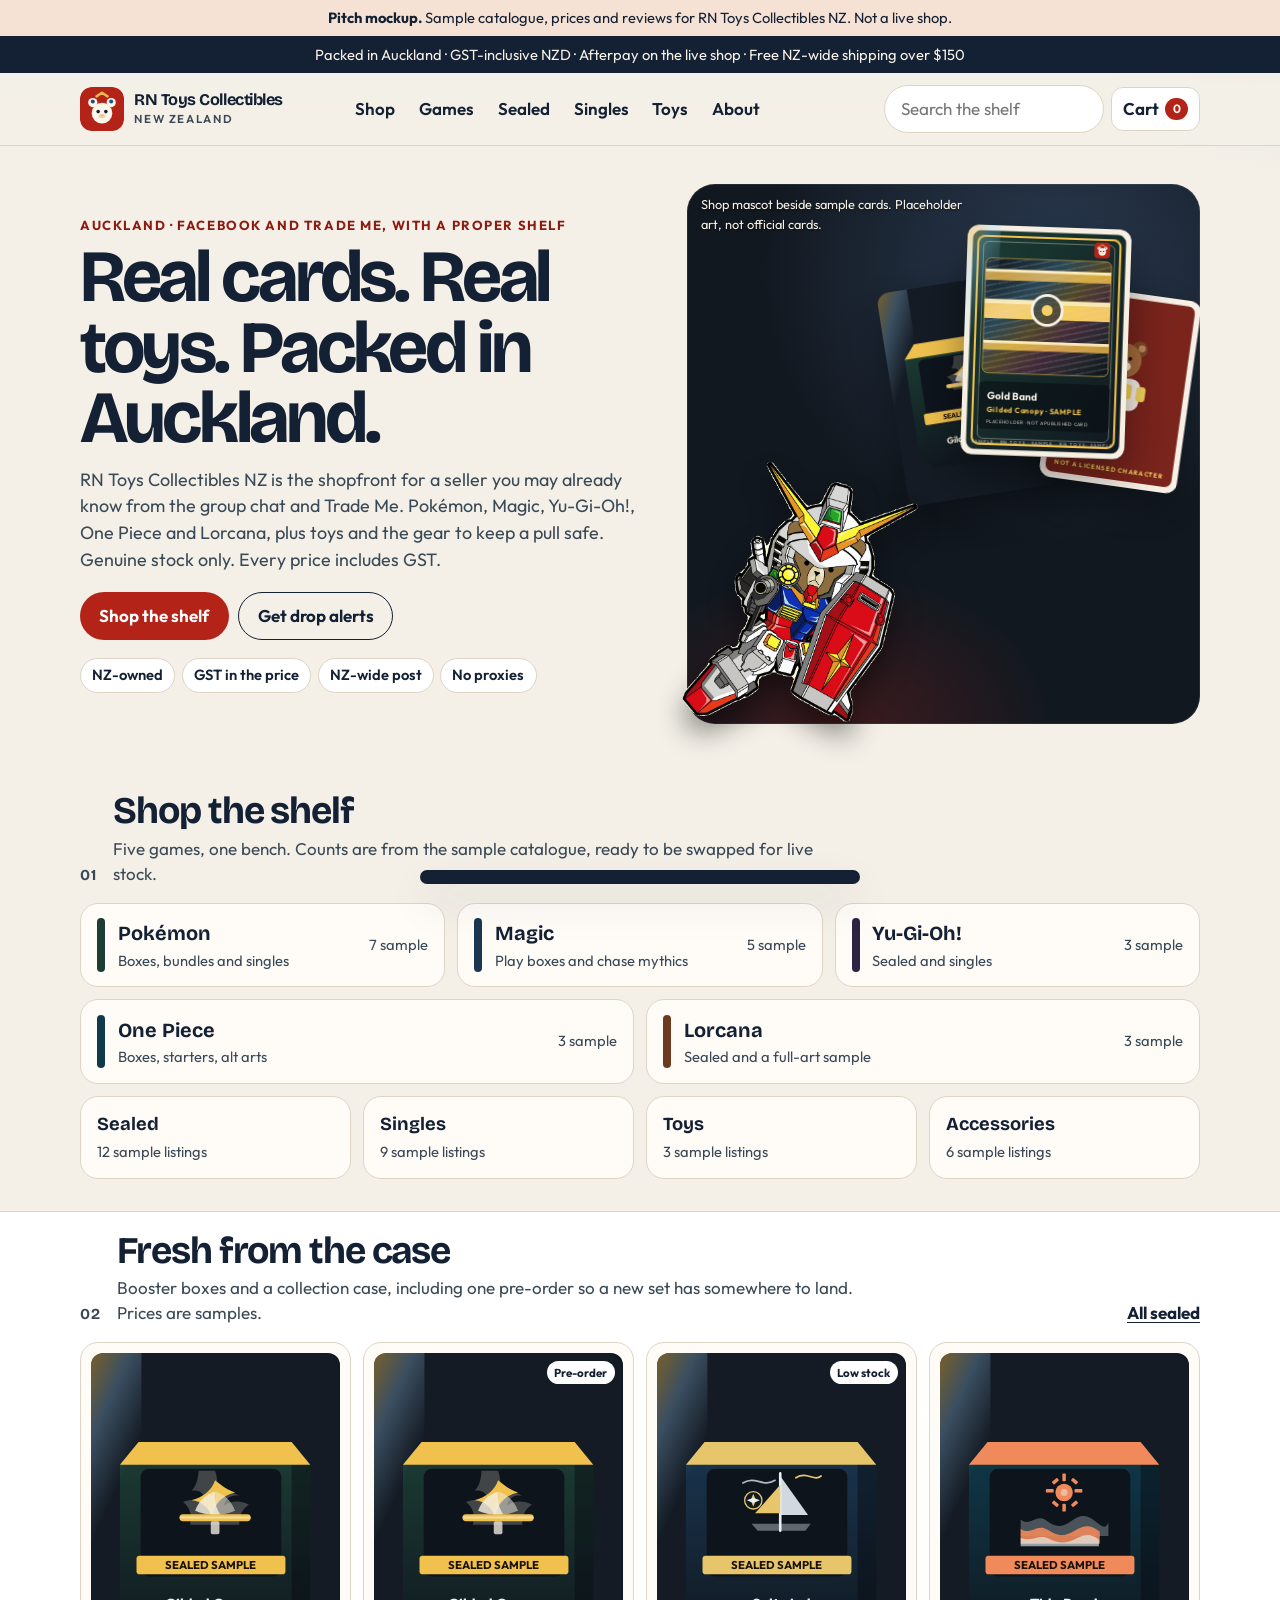
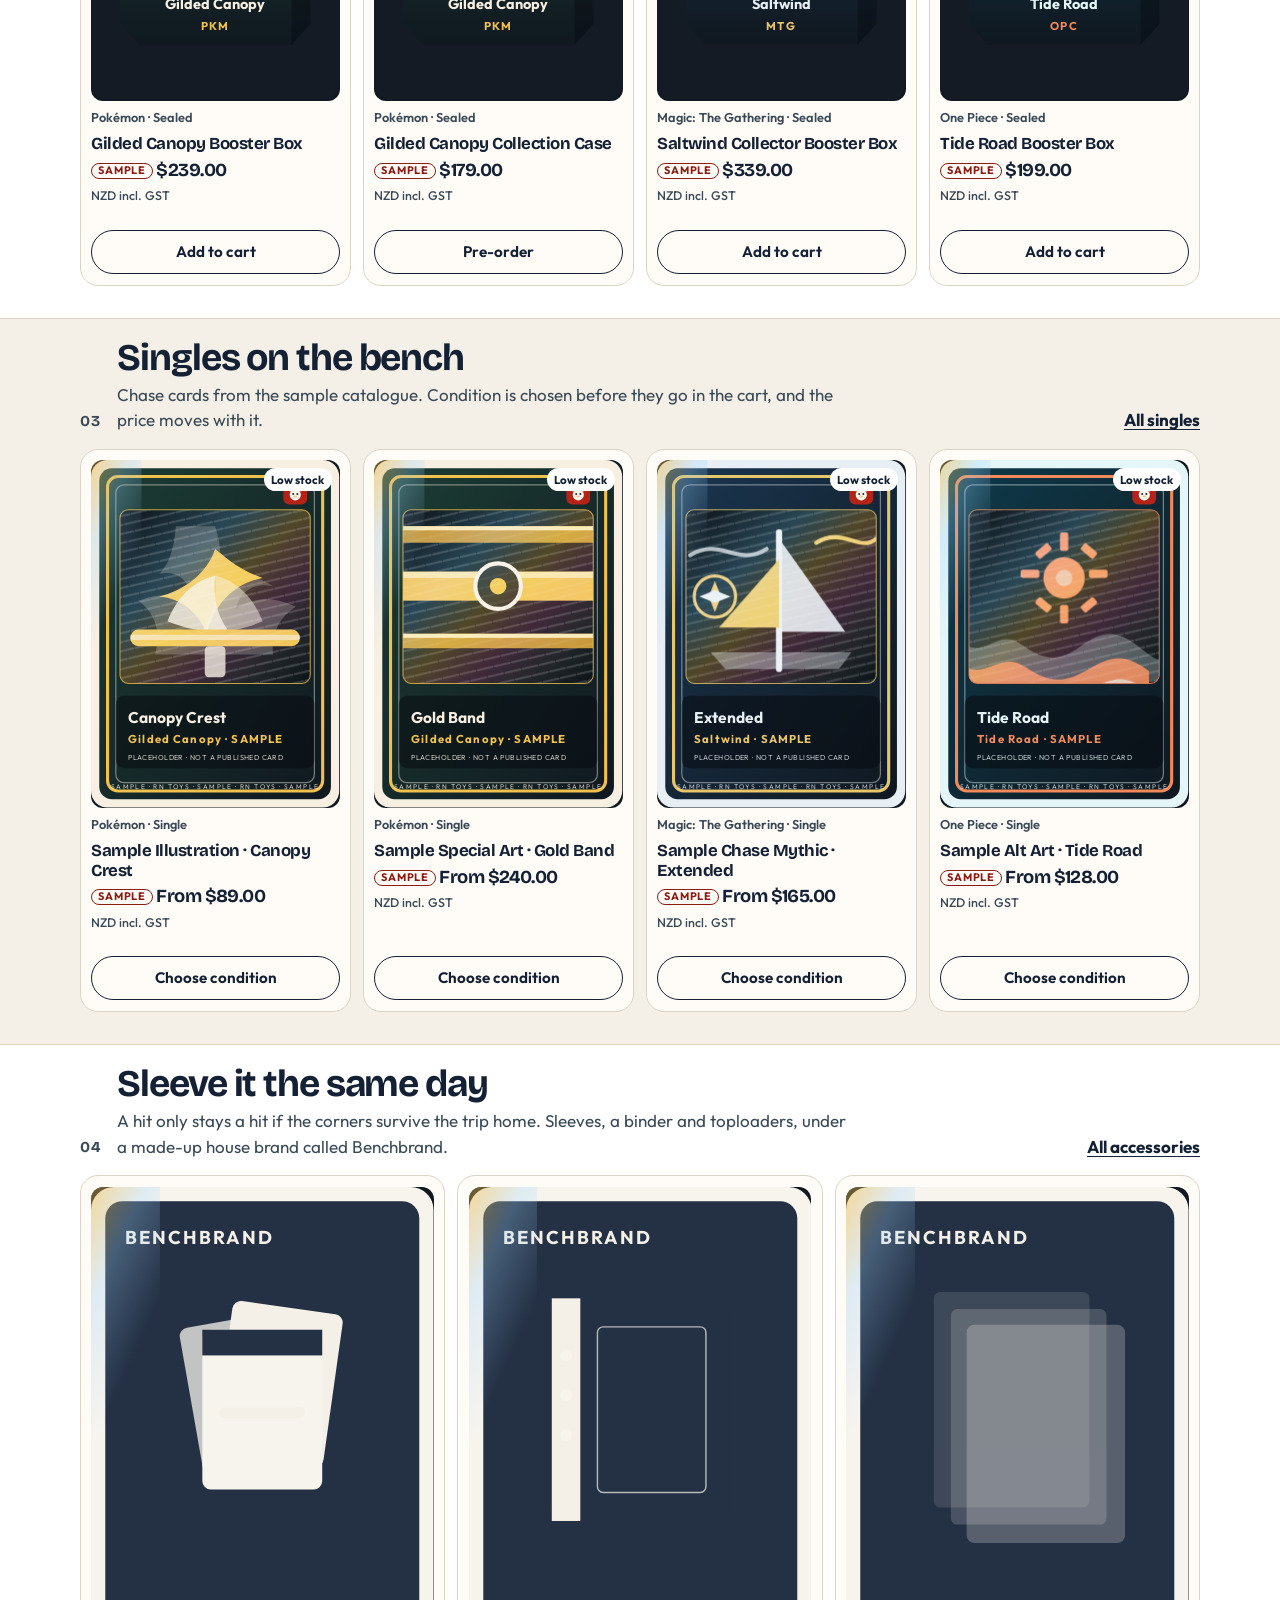
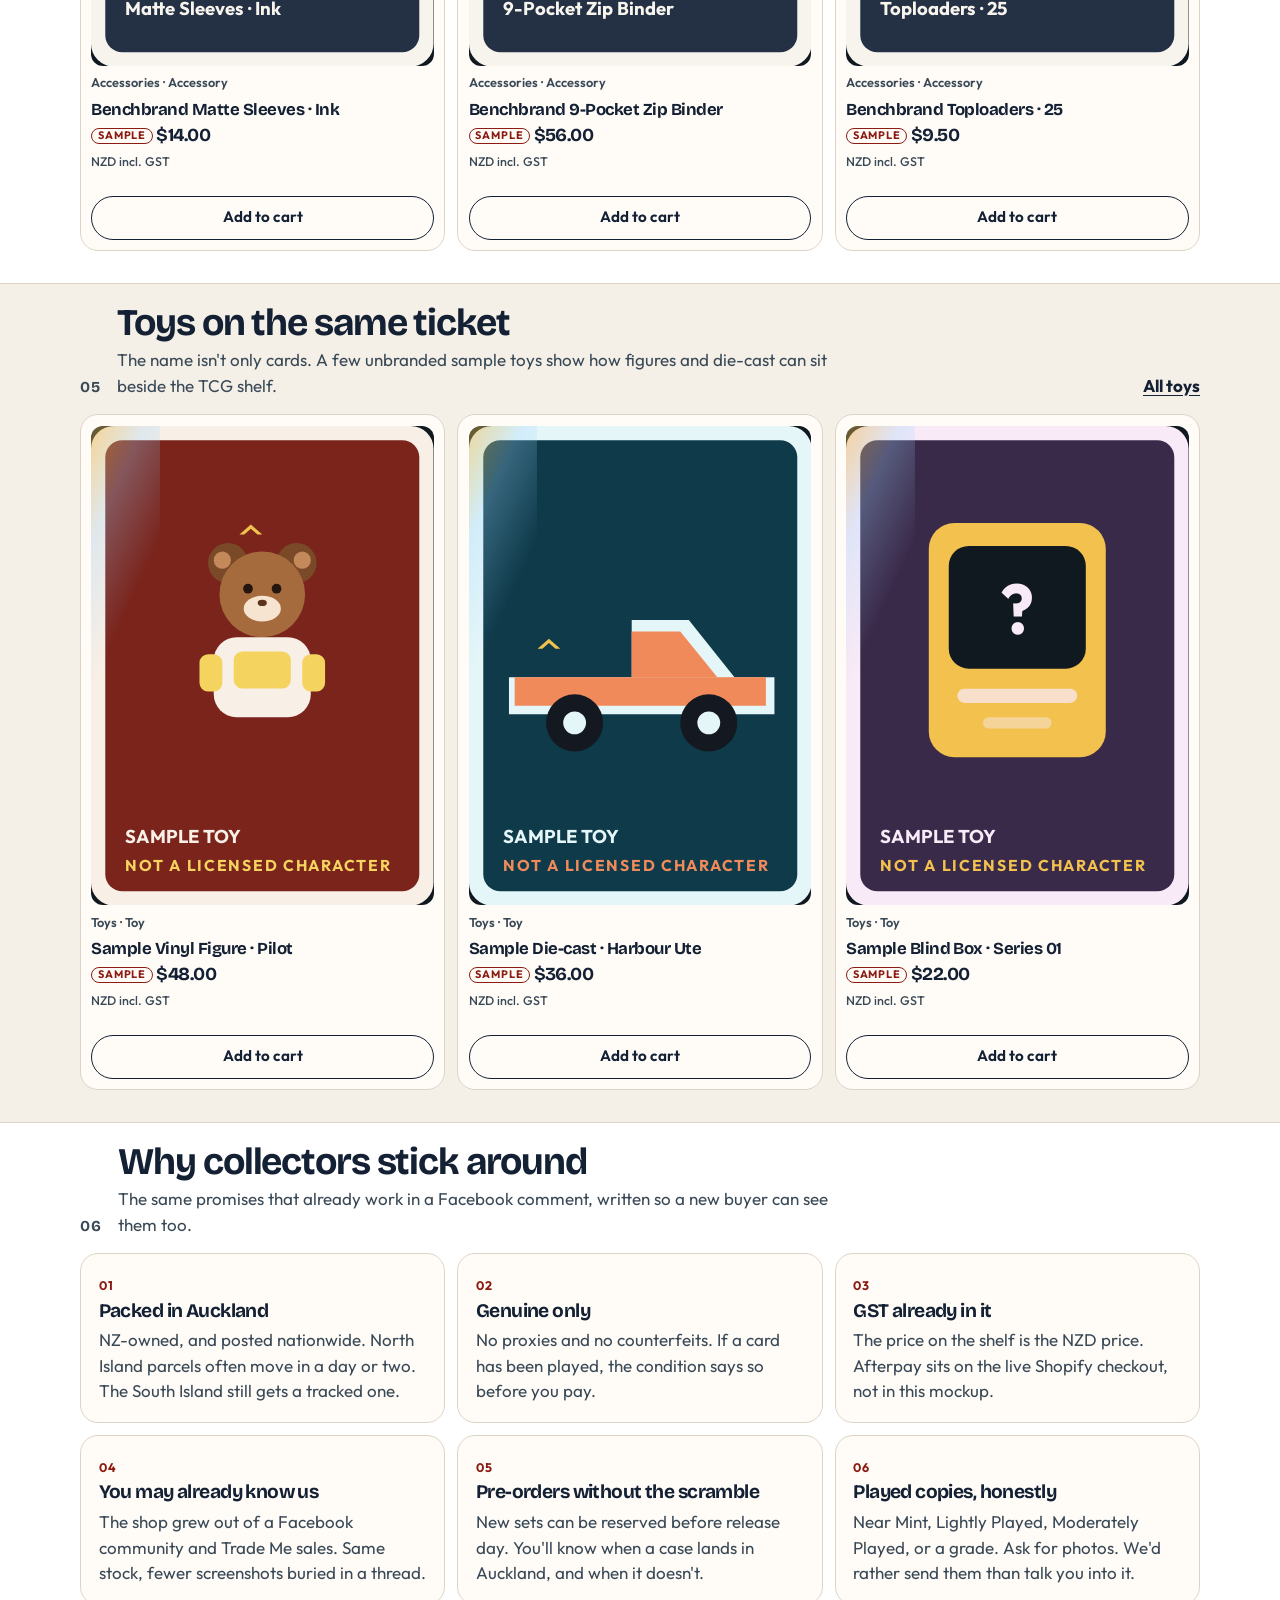
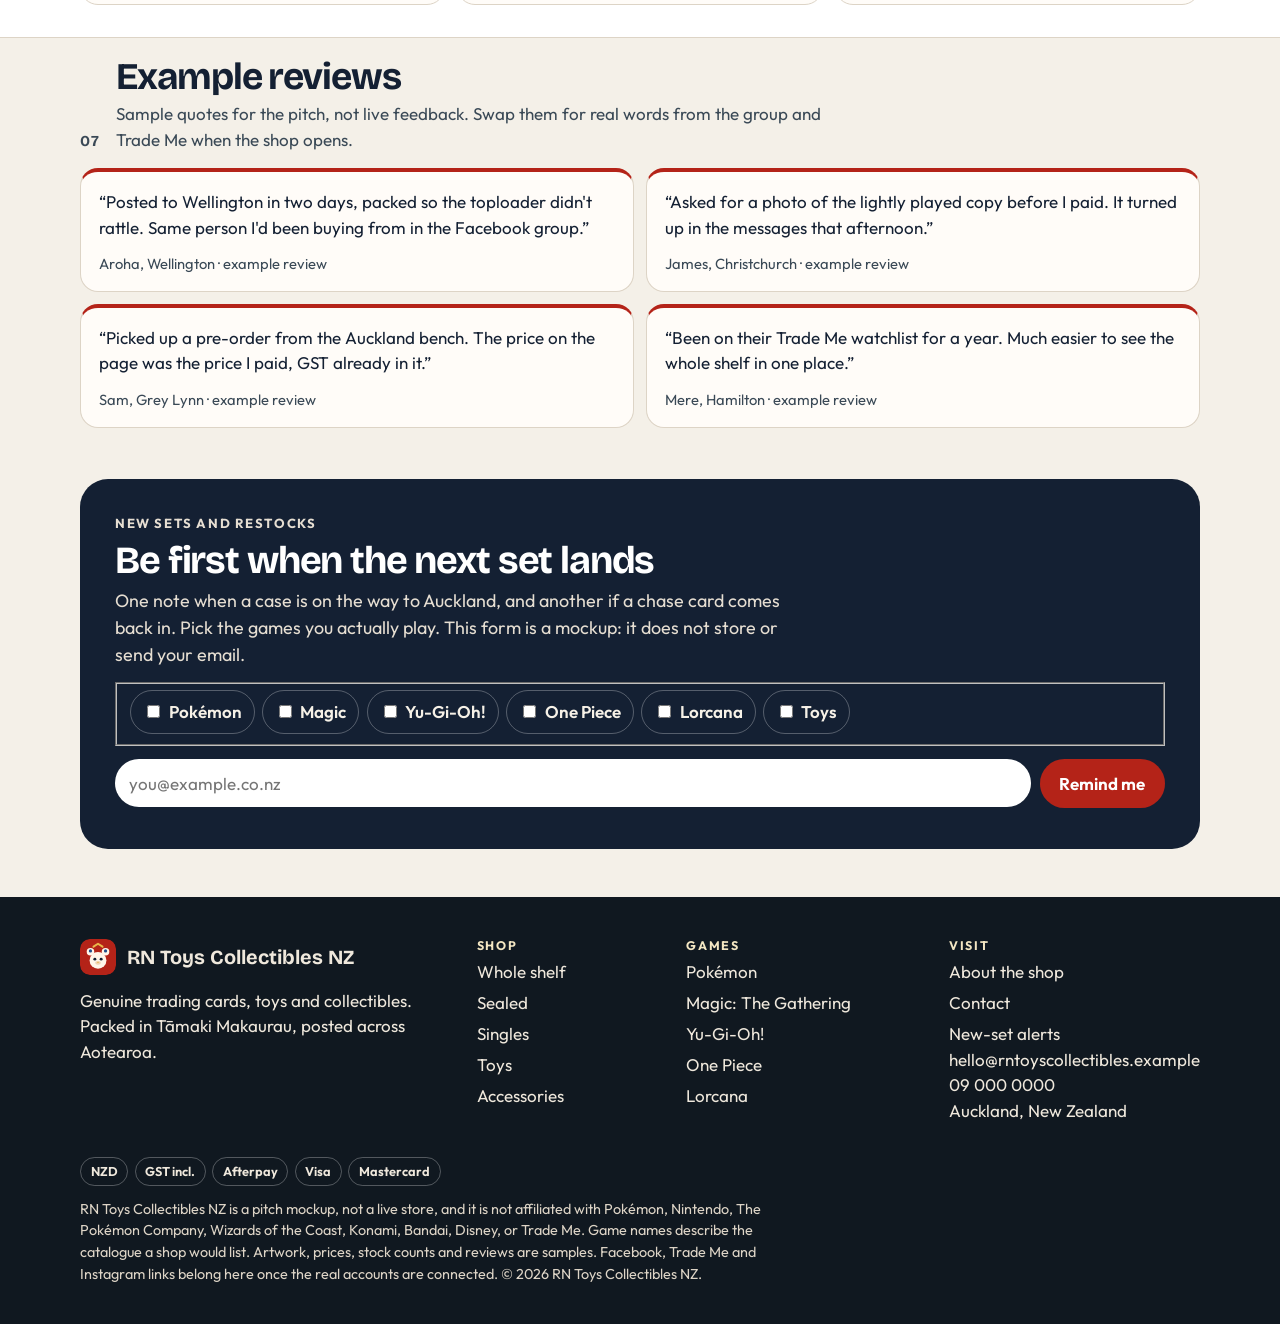
<file: index.html>
<!DOCTYPE html>
<html lang="en-NZ">
<head>
  <meta charset="utf-8">
  <meta name="viewport" content="width=device-width, initial-scale=1">
  <meta name="robots" content="noindex, nofollow">
  <meta name="theme-color" content="#142033">
  <title>RN Toys Collectibles NZ · Genuine cards and collectibles</title>
  <meta name="description" content="Pitch mockup for RN Toys Collectibles NZ. Genuine Pokémon, Magic, Yu-Gi-Oh!, One Piece, Lorcana, toys and accessories, packed in Auckland. Sample NZD prices include GST.">
  <meta property="og:title" content="RN Toys Collectibles NZ">
  <meta property="og:description" content="Genuine cards and collectibles, packed in Auckland. A shopfront mockup for discussion.">
  <meta property="og:type" content="website">
  <link rel="icon" href="assets/favicon.svg" type="image/svg+xml">
  <link rel="stylesheet" href="assets/css/theme.css">
</head>
<body data-page="home">
  <a class="skip" href="#main">Skip to content</a>
  <div class="concept-bar"><p><strong>Pitch mockup.</strong> Sample catalogue, prices and reviews for RN Toys Collectibles NZ. Not a live shop.</p></div>
  <p class="announce">Packed in Auckland · GST-inclusive NZD · Afterpay on the live shop · Free NZ-wide shipping over $150</p>
  <header class="site-header">
    <div class="header-row">
      <a class="logo" href="index.html"><img class="mark" src="assets/favicon.svg" alt="" width="44" height="44"><span class="logo-words"><span class="logo-name">RN Toys Collectibles</span><span class="logo-place">New Zealand</span></span></a>
      <nav class="primary-nav" aria-label="Primary">
        <a href="collection.html?handle=all" data-nav="shop">Shop</a>
        <details class="nav-drop"><summary>Games</summary><div class="nav-drop-panel">
          <a href="collection.html?handle=pokemon">Pokémon</a>
          <a href="collection.html?handle=magic">Magic: The Gathering</a>
          <a href="collection.html?handle=yugioh">Yu-Gi-Oh!</a>
          <a href="collection.html?handle=onepiece">One Piece</a>
          <a href="collection.html?handle=lorcana">Lorcana</a>
        </div></details>
        <a href="collection.html?handle=sealed">Sealed</a>
        <a href="collection.html?handle=singles">Singles</a>
        <a href="collection.html?handle=toys">Toys</a>
        <a href="about.html" data-nav="about">About</a>
      </nav>
      <div class="header-actions">
        <button class="icon-btn search-btn" type="button" aria-expanded="false" aria-controls="site-search"><span class="sr-only">Search</span><svg viewBox="0 0 24 24" aria-hidden="true" fill="none" stroke="currentColor" stroke-width="2"><circle cx="11" cy="11" r="7"/><path d="M20 20l-3.5-3.5"/></svg></button>
        <form id="site-search" class="search" role="search" action="collection.html" method="get">
          <label class="sr-only" for="q">Search the sample catalogue</label>
          <input id="q" name="q" type="search" placeholder="Search the shelf" autocomplete="off" enterkeyhint="search">
          <div class="search-panel" id="search-panel" hidden></div>
        </form>
        <button class="cart-btn" type="button" aria-controls="cart-drawer" aria-expanded="false"><span aria-hidden="true">Cart</span><span class="cart-count" data-cart-count>0</span></button>
        <button class="icon-btn menu-btn" type="button" aria-expanded="false" aria-controls="mobile-nav"><span class="sr-only">Menu</span><svg viewBox="0 0 24 24" aria-hidden="true" fill="none" stroke="currentColor" stroke-width="2"><path d="M4 7h16M4 12h16M4 17h16"/></svg></button>
      </div>
    </div>
  </header>
  <div id="mobile-nav" class="mobile-nav" hidden>
    <button class="btn btn-secondary" type="button" data-close-nav>Close</button>
    <nav aria-label="Mobile">
      <a href="collection.html?handle=all" data-nav="shop">Shop the shelf</a>
      <a href="collection.html?handle=pokemon">Pokémon</a>
      <a href="collection.html?handle=magic">Magic: The Gathering</a>
      <a href="collection.html?handle=yugioh">Yu-Gi-Oh!</a>
      <a href="collection.html?handle=onepiece">One Piece</a>
      <a href="collection.html?handle=lorcana">Lorcana</a>
      <a href="collection.html?handle=sealed">Sealed</a>
      <a href="collection.html?handle=singles">Singles</a>
      <a href="collection.html?handle=toys">Toys</a>
      <a href="collection.html?handle=accessories">Accessories</a>
      <a href="about.html" data-nav="about">About</a>
      <a href="contact.html" data-nav="contact">Contact</a>
    </nav>
  </div>
  <main id="main" tabindex="-1">
    <noscript><p class="wrap note">This pitch mockup uses a small script to draw the sample shelf and the cart. Nothing is loaded from a tracker.</p></noscript>
    <section class="hero"><div class="wrap hero-grid">
      <div>
        <p class="eyebrow">Auckland · Facebook and Trade Me, with a proper shelf</p>
        <h1>Real cards. Real toys. Packed in Auckland.</h1>
        <p class="lede">RN Toys Collectibles NZ is the shopfront for a seller you may already know from the group chat and Trade Me. Pokémon, Magic, Yu-Gi-Oh!, One Piece and Lorcana, plus toys and the gear to keep a pull safe. Genuine stock only. Every price includes GST.</p>
        <div class="hero-actions">
          <a class="btn btn-primary" href="collection.html?handle=all">Shop the shelf</a>
          <a class="btn btn-secondary" href="#drops">Get drop alerts</a>
        </div>
        <ul class="hero-points"><li>NZ-owned</li><li>GST in the price</li><li>NZ-wide post</li><li>No proxies</li></ul>
      </div>
      <div class="hero-visual">
        <div class="hero-case" id="hero-case"></div>
        <figure class="hero-mascot">
          <img src="assets/images/rn-mascot.png" width="731" height="795" alt="Shop mascot: a chibi bear in white, red, blue and gold armour">
        </figure>
        <p class="case-caption">Shop mascot beside sample cards. Placeholder art, not official cards.</p>
      </div>
    </div></section>
    <section class="section" aria-labelledby="games-title"><div class="wrap">
      <header class="section-head"><p class="index">01</p><div><h2 id="games-title">Shop the shelf</h2><p>Five games, one bench. Counts are from the sample catalogue, ready to be swapped for live stock.</p></div></header>
      <div class="game-grid">
        <a class="game-tile" data-game="pokemon" href="collection.html?handle=pokemon"><span class="spine" aria-hidden="true"></span><span class="game-copy"><span class="game-name">Pokémon</span><span class="game-note">Boxes, bundles and singles</span></span><span class="count" data-count-game="pokemon">Sample listings</span></a>
        <a class="game-tile" data-game="magic" href="collection.html?handle=magic"><span class="spine" aria-hidden="true"></span><span class="game-copy"><span class="game-name">Magic</span><span class="game-note">Play boxes and chase mythics</span></span><span class="count" data-count-game="magic">Sample listings</span></a>
        <a class="game-tile" data-game="yugioh" href="collection.html?handle=yugioh"><span class="spine" aria-hidden="true"></span><span class="game-copy"><span class="game-name">Yu-Gi-Oh!</span><span class="game-note">Sealed and singles</span></span><span class="count" data-count-game="yugioh">Sample listings</span></a>
        <a class="game-tile" data-game="onepiece" href="collection.html?handle=onepiece"><span class="spine" aria-hidden="true"></span><span class="game-copy"><span class="game-name">One Piece</span><span class="game-note">Boxes, starters, alt arts</span></span><span class="count" data-count-game="onepiece">Sample listings</span></a>
        <a class="game-tile" data-game="lorcana" href="collection.html?handle=lorcana"><span class="spine" aria-hidden="true"></span><span class="game-copy"><span class="game-name">Lorcana</span><span class="game-note">Sealed and a full-art sample</span></span><span class="count" data-count-game="lorcana">Sample listings</span></a>
      </div>
      <div class="cat-row" style="margin-top:.75rem">
        <a href="collection.html?handle=sealed"><strong>Sealed</strong><span class="count" data-count-kind="sealed">Sample listings</span></a>
        <a href="collection.html?handle=singles"><strong>Singles</strong><span class="count" data-count-kind="single">Sample listings</span></a>
        <a href="collection.html?handle=toys"><strong>Toys</strong><span class="count" data-count-kind="toy">Sample listings</span></a>
        <a href="collection.html?handle=accessories"><strong>Accessories</strong><span class="count" data-count-kind="accessory">Sample listings</span></a>
      </div>
    </div></section>
    <section class="section band" aria-labelledby="sealed-title"><div class="wrap">
      <header class="section-head"><p class="index">02</p><div><h2 id="sealed-title">Fresh from the case</h2><p>Booster boxes and a collection case, including one pre-order so a new set has somewhere to land. Prices are samples.</p></div><a class="section-link" href="collection.html?handle=sealed">All sealed</a></header>
      <div id="home-sealed" class="product-grid cols-4"><p class="loading">Loading the sample shelf…</p></div>
    </div></section>
    <section class="section" aria-labelledby="chase-title"><div class="wrap">
      <header class="section-head"><p class="index">03</p><div><h2 id="chase-title">Singles on the bench</h2><p>Chase cards from the sample catalogue. Condition is chosen before they go in the cart, and the price moves with it.</p></div><a class="section-link" href="collection.html?handle=singles">All singles</a></header>
      <div id="home-chase" class="product-grid cols-4"><p class="loading">Loading the sample shelf…</p></div>
    </div></section>
    <section class="section band" aria-labelledby="supply-title"><div class="wrap">
      <header class="section-head"><p class="index">04</p><div><h2 id="supply-title">Sleeve it the same day</h2><p>A hit only stays a hit if the corners survive the trip home. Sleeves, a binder and toploaders, under a made-up house brand called Benchbrand.</p></div><a class="section-link" href="collection.html?handle=accessories">All accessories</a></header>
      <div id="home-supply" class="product-grid"><p class="loading">Loading the sample shelf…</p></div>
    </div></section>
    <section class="section" aria-labelledby="toys-title"><div class="wrap">
      <header class="section-head"><p class="index">05</p><div><h2 id="toys-title">Toys on the same ticket</h2><p>The name isn't only cards. A few unbranded sample toys show how figures and die-cast can sit beside the TCG shelf.</p></div><a class="section-link" href="collection.html?handle=toys">All toys</a></header>
      <div id="home-toys" class="product-grid"><p class="loading">Loading the sample shelf…</p></div>
    </div></section>
    <section class="section band" aria-labelledby="trust-title"><div class="wrap">
      <header class="section-head"><p class="index">06</p><div><h2 id="trust-title">Why collectors stick around</h2><p>The same promises that already work in a Facebook comment, written so a new buyer can see them too.</p></div></header>
      <div class="trust-grid">
        <article class="trust-card"><span>01</span><h3>Packed in Auckland</h3><p>NZ-owned, and posted nationwide. North Island parcels often move in a day or two. The South Island still gets a tracked one.</p></article>
        <article class="trust-card"><span>02</span><h3>Genuine only</h3><p>No proxies and no counterfeits. If a card has been played, the condition says so before you pay.</p></article>
        <article class="trust-card"><span>03</span><h3>GST already in it</h3><p>The price on the shelf is the NZD price. Afterpay sits on the live Shopify checkout, not in this mockup.</p></article>
        <article class="trust-card"><span>04</span><h3>You may already know us</h3><p>The shop grew out of a Facebook community and Trade Me sales. Same stock, fewer screenshots buried in a thread.</p></article>
        <article class="trust-card"><span>05</span><h3>Pre-orders without the scramble</h3><p>New sets can be reserved before release day. You'll know when a case lands in Auckland, and when it doesn't.</p></article>
        <article class="trust-card"><span>06</span><h3>Played copies, honestly</h3><p>Near Mint, Lightly Played, Moderately Played, or a grade. Ask for photos. We'd rather send them than talk you into it.</p></article>
      </div>
    </div></section>
    <section class="section" aria-labelledby="reviews-title"><div class="wrap">
      <header class="section-head"><p class="index">07</p><div><h2 id="reviews-title">Example reviews</h2><p>Sample quotes for the pitch, not live feedback. Swap them for real words from the group and Trade Me when the shop opens.</p></div></header>
      <div class="review-grid">
        <figure class="review"><p>“Posted to Wellington in two days, packed so the toploader didn't rattle. Same person I'd been buying from in the Facebook group.”</p><footer>Aroha, Wellington · example review</footer></figure>
        <figure class="review"><p>“Asked for a photo of the lightly played copy before I paid. It turned up in the messages that afternoon.”</p><footer>James, Christchurch · example review</footer></figure>
        <figure class="review"><p>“Picked up a pre-order from the Auckland bench. The price on the page was the price I paid, GST already in it.”</p><footer>Sam, Grey Lynn · example review</footer></figure>
        <figure class="review"><p>“Been on their Trade Me watchlist for a year. Much easier to see the whole shelf in one place.”</p><footer>Mere, Hamilton · example review</footer></figure>
      </div>
    </div></section>
    <section class="section" id="drops" aria-labelledby="drops-title"><div class="wrap"><div class="signup">
      <p class="eyebrow">New sets and restocks</p>
      <h2 id="drops-title">Be first when the next set lands</h2>
      <p class="lede">One note when a case is on the way to Auckland, and another if a chase card comes back in. Pick the games you actually play. This form is a mockup: it does not store or send your email.</p>
      <form id="drop-form" action="#" method="post" novalidate>
        <fieldset class="checks"><legend class="sr-only">Games you want to hear about</legend>
          <label><input type="checkbox" name="interest" value="pokemon"> Pokémon</label>
          <label><input type="checkbox" name="interest" value="magic"> Magic</label>
          <label><input type="checkbox" name="interest" value="yugioh"> Yu-Gi-Oh!</label>
          <label><input type="checkbox" name="interest" value="onepiece"> One Piece</label>
          <label><input type="checkbox" name="interest" value="lorcana"> Lorcana</label>
          <label><input type="checkbox" name="interest" value="toys"> Toys</label>
        </fieldset>
        <div class="signup-row">
          <label class="sr-only" for="drop-email">Email address</label>
          <input id="drop-email" name="email" type="email" autocomplete="email" required placeholder="you@example.co.nz" inputmode="email">
          <button class="btn btn-primary" type="submit">Remind me</button>
        </div>
        <p class="form-error" role="alert"></p>
        <p class="form-ok" hidden></p>
      </form>
    </div></div></section>
  </main>
  <footer class="site-footer"><div class="wrap">
    <div class="footer-grid">
      <div><p class="footer-brand"><img class="mark" src="assets/favicon.svg" alt="" width="44" height="44"> RN Toys Collectibles NZ</p><p>Genuine trading cards, toys and collectibles. Packed in Tāmaki Makaurau, posted across Aotearoa.</p></div>
      <div><h2>Shop</h2><ul>
        <li><a href="collection.html?handle=all">Whole shelf</a></li>
        <li><a href="collection.html?handle=sealed">Sealed</a></li>
        <li><a href="collection.html?handle=singles">Singles</a></li>
        <li><a href="collection.html?handle=toys">Toys</a></li>
        <li><a href="collection.html?handle=accessories">Accessories</a></li>
      </ul></div>
      <div><h2>Games</h2><ul>
        <li><a href="collection.html?handle=pokemon">Pokémon</a></li>
        <li><a href="collection.html?handle=magic">Magic: The Gathering</a></li>
        <li><a href="collection.html?handle=yugioh">Yu-Gi-Oh!</a></li>
        <li><a href="collection.html?handle=onepiece">One Piece</a></li>
        <li><a href="collection.html?handle=lorcana">Lorcana</a></li>
      </ul></div>
      <div><h2>Visit</h2><ul>
        <li><a href="about.html">About the shop</a></li>
        <li><a href="contact.html">Contact</a></li>
        <li><a href="index.html#drops">New-set alerts</a></li>
      </ul><p>hello@rntoyscollectibles.example<br>09 000 0000<br>Auckland, New Zealand</p></div>
    </div>
    <div class="pay-row" aria-label="Payment notes"><span>NZD</span><span>GST incl.</span><span>Afterpay</span><span>Visa</span><span>Mastercard</span></div>
    <p class="legal">RN Toys Collectibles NZ is a pitch mockup, not a live store, and it is not affiliated with Pokémon, Nintendo, The Pokémon Company, Wizards of the Coast, Konami, Bandai, Disney, or Trade Me. Game names describe the catalogue a shop would list. Artwork, prices, stock counts and reviews are samples. Facebook, Trade Me and Instagram links belong here once the real accounts are connected. © 2026 RN Toys Collectibles NZ.</p>
  </div></footer>
  <div class="drawer-root" id="drawer-root" hidden>
    <button class="overlay" type="button" data-close-cart aria-label="Close cart" tabindex="-1"></button>
    <div id="cart-drawer" class="drawer" role="dialog" aria-modal="true" aria-labelledby="cart-title">
      <header class="drawer-head"><h2 id="cart-title">Your cart</h2><button class="btn btn-secondary" type="button" data-close-cart>Close</button></header>
      <div class="drawer-body" id="cart-body"></div>
      <div class="drawer-foot" id="cart-foot"></div>
    </div>
  </div>
  <div id="toast" class="toast" hidden></div>
  <p id="cart-status" class="sr-only" aria-live="polite"></p>
  <script src="assets/js/catalogue.js" defer></script>
  <script src="assets/js/store.js" defer></script>
</body>
</html>
</file>
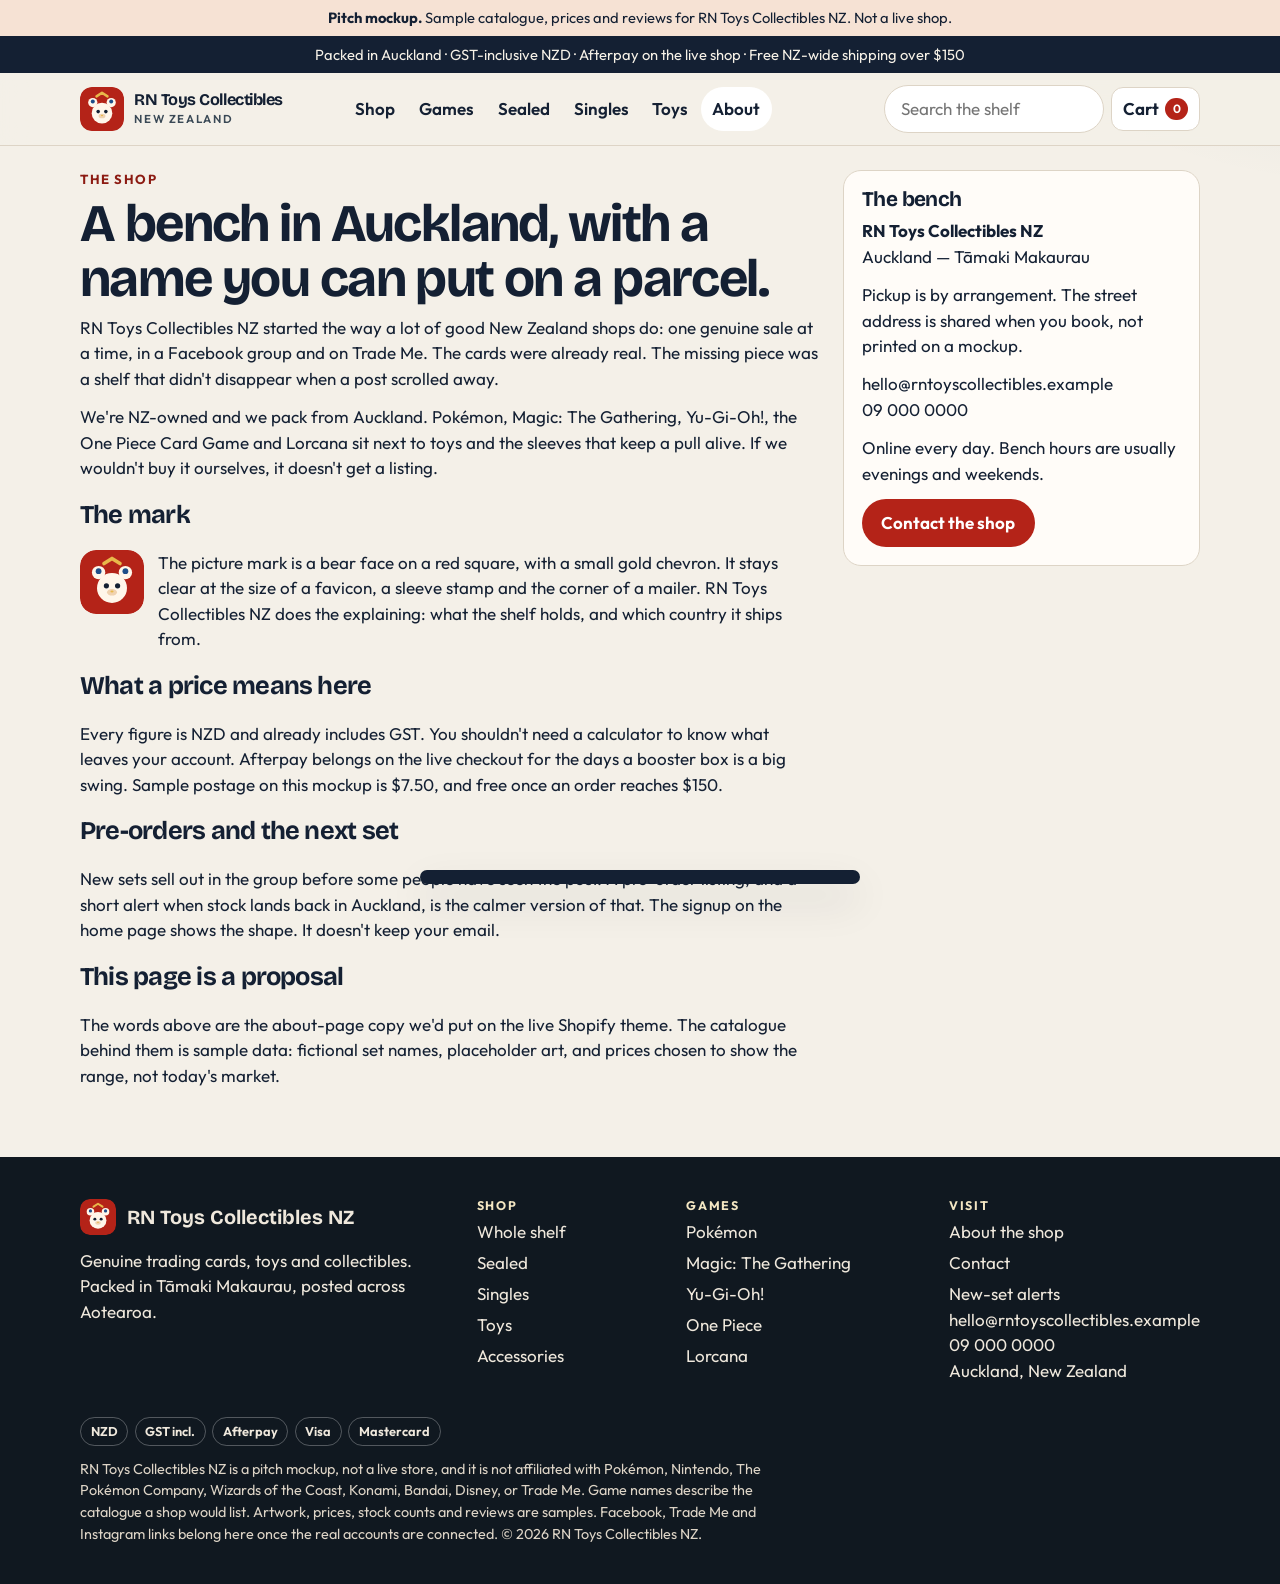
<file: about.html>
<!DOCTYPE html>
<html lang="en-NZ">
<head>
  <meta charset="utf-8">
  <meta name="viewport" content="width=device-width, initial-scale=1">
  <meta name="robots" content="noindex, nofollow">
  <meta name="theme-color" content="#142033">
  <title>About · RN Toys Collectibles NZ</title>
  <meta name="description" content="RN Toys Collectibles NZ is an Auckland pitch for a genuine TCG and collectibles shop that grew out of Facebook and Trade Me.">
  <meta property="og:title" content="RN Toys Collectibles NZ">
  <meta property="og:description" content="Genuine cards and collectibles, packed in Auckland. A shopfront mockup for discussion.">
  <meta property="og:type" content="website">
  <link rel="icon" href="assets/favicon.svg" type="image/svg+xml">
  <link rel="stylesheet" href="assets/css/theme.css">
</head>
<body data-page="about">
  <a class="skip" href="#main">Skip to content</a>
  <div class="concept-bar"><p><strong>Pitch mockup.</strong> Sample catalogue, prices and reviews for RN Toys Collectibles NZ. Not a live shop.</p></div>
  <p class="announce">Packed in Auckland · GST-inclusive NZD · Afterpay on the live shop · Free NZ-wide shipping over $150</p>
  <header class="site-header">
    <div class="header-row">
      <a class="logo" href="index.html"><img class="mark" src="assets/favicon.svg" alt="" width="44" height="44"><span class="logo-words"><span class="logo-name">RN Toys Collectibles</span><span class="logo-place">New Zealand</span></span></a>
      <nav class="primary-nav" aria-label="Primary">
        <a href="collection.html?handle=all" data-nav="shop">Shop</a>
        <details class="nav-drop"><summary>Games</summary><div class="nav-drop-panel">
          <a href="collection.html?handle=pokemon">Pokémon</a>
          <a href="collection.html?handle=magic">Magic: The Gathering</a>
          <a href="collection.html?handle=yugioh">Yu-Gi-Oh!</a>
          <a href="collection.html?handle=onepiece">One Piece</a>
          <a href="collection.html?handle=lorcana">Lorcana</a>
        </div></details>
        <a href="collection.html?handle=sealed">Sealed</a>
        <a href="collection.html?handle=singles">Singles</a>
        <a href="collection.html?handle=toys">Toys</a>
        <a href="about.html" data-nav="about">About</a>
      </nav>
      <div class="header-actions">
        <button class="icon-btn search-btn" type="button" aria-expanded="false" aria-controls="site-search"><span class="sr-only">Search</span><svg viewBox="0 0 24 24" aria-hidden="true" fill="none" stroke="currentColor" stroke-width="2"><circle cx="11" cy="11" r="7"/><path d="M20 20l-3.5-3.5"/></svg></button>
        <form id="site-search" class="search" role="search" action="collection.html" method="get">
          <label class="sr-only" for="q">Search the sample catalogue</label>
          <input id="q" name="q" type="search" placeholder="Search the shelf" autocomplete="off" enterkeyhint="search">
          <div class="search-panel" id="search-panel" hidden></div>
        </form>
        <button class="cart-btn" type="button" aria-controls="cart-drawer" aria-expanded="false"><span aria-hidden="true">Cart</span><span class="cart-count" data-cart-count>0</span></button>
        <button class="icon-btn menu-btn" type="button" aria-expanded="false" aria-controls="mobile-nav"><span class="sr-only">Menu</span><svg viewBox="0 0 24 24" aria-hidden="true" fill="none" stroke="currentColor" stroke-width="2"><path d="M4 7h16M4 12h16M4 17h16"/></svg></button>
      </div>
    </div>
  </header>
  <div id="mobile-nav" class="mobile-nav" hidden>
    <button class="btn btn-secondary" type="button" data-close-nav>Close</button>
    <nav aria-label="Mobile">
      <a href="collection.html?handle=all" data-nav="shop">Shop the shelf</a>
      <a href="collection.html?handle=pokemon">Pokémon</a>
      <a href="collection.html?handle=magic">Magic: The Gathering</a>
      <a href="collection.html?handle=yugioh">Yu-Gi-Oh!</a>
      <a href="collection.html?handle=onepiece">One Piece</a>
      <a href="collection.html?handle=lorcana">Lorcana</a>
      <a href="collection.html?handle=sealed">Sealed</a>
      <a href="collection.html?handle=singles">Singles</a>
      <a href="collection.html?handle=toys">Toys</a>
      <a href="collection.html?handle=accessories">Accessories</a>
      <a href="about.html" data-nav="about">About</a>
      <a href="contact.html" data-nav="contact">Contact</a>
    </nav>
  </div>
  <main id="main" tabindex="-1"><div class="wrap page-intro split">
      <article class="prose">
        <p class="eyebrow">The shop</p>
        <h1>A bench in Auckland, with a name you can put on a parcel.</h1>
        <p>RN Toys Collectibles NZ started the way a lot of good New Zealand shops do: one genuine sale at a time, in a Facebook group and on Trade Me. The cards were already real. The missing piece was a shelf that didn't disappear when a post scrolled away.</p>
        <p>We're NZ-owned and we pack from Auckland. Pokémon, Magic: The Gathering, Yu-Gi-Oh!, the One Piece Card Game and Lorcana sit next to toys and the sleeves that keep a pull alive. If we wouldn't buy it ourselves, it doesn't get a listing.</p>
        <h2>The mark</h2>
        <p class="mark-note"><img src="assets/favicon.svg" width="64" height="64" alt="Bear face on a red square, with a small gold chevron."><span>The picture mark is a bear face on a red square, with a small gold chevron. It stays clear at the size of a favicon, a sleeve stamp and the corner of a mailer. RN Toys Collectibles NZ does the explaining: what the shelf holds, and which country it ships from.</span></p>
        <h2>What a price means here</h2>
        <p>Every figure is NZD and already includes GST. You shouldn't need a calculator to know what leaves your account. Afterpay belongs on the live checkout for the days a booster box is a big swing. Sample postage on this mockup is $7.50, and free once an order reaches $150.</p>
        <h2>Pre-orders and the next set</h2>
        <p>New sets sell out in the group before some people have seen the post. A pre-order listing, and a short alert when stock lands back in Auckland, is the calmer version of that. The signup on the home page shows the shape. It doesn't keep your email.</p>
        <h2>This page is a proposal</h2>
        <p>The words above are the about-page copy we'd put on the live Shopify theme. The catalogue behind them is sample data: fictional set names, placeholder art, and prices chosen to show the range, not today's market.</p>
      </article>
      <aside class="side-card">
        <h2>The bench</h2>
        <p><strong>RN Toys Collectibles NZ</strong><br>Auckland — Tāmaki Makaurau</p>
        <p>Pickup is by arrangement. The street address is shared when you book, not printed on a mockup.</p>
        <p>hello@rntoyscollectibles.example<br>09 000 0000</p>
        <p>Online every day. Bench hours are usually evenings and weekends.</p>
        <a class="btn btn-primary" href="contact.html">Contact the shop</a>
      </aside>
    </div></main>

  <footer class="site-footer"><div class="wrap">
    <div class="footer-grid">
      <div><p class="footer-brand"><img class="mark" src="assets/favicon.svg" alt="" width="44" height="44"> RN Toys Collectibles NZ</p><p>Genuine trading cards, toys and collectibles. Packed in Tāmaki Makaurau, posted across Aotearoa.</p></div>
      <div><h2>Shop</h2><ul>
        <li><a href="collection.html?handle=all">Whole shelf</a></li>
        <li><a href="collection.html?handle=sealed">Sealed</a></li>
        <li><a href="collection.html?handle=singles">Singles</a></li>
        <li><a href="collection.html?handle=toys">Toys</a></li>
        <li><a href="collection.html?handle=accessories">Accessories</a></li>
      </ul></div>
      <div><h2>Games</h2><ul>
        <li><a href="collection.html?handle=pokemon">Pokémon</a></li>
        <li><a href="collection.html?handle=magic">Magic: The Gathering</a></li>
        <li><a href="collection.html?handle=yugioh">Yu-Gi-Oh!</a></li>
        <li><a href="collection.html?handle=onepiece">One Piece</a></li>
        <li><a href="collection.html?handle=lorcana">Lorcana</a></li>
      </ul></div>
      <div><h2>Visit</h2><ul>
        <li><a href="about.html">About the shop</a></li>
        <li><a href="contact.html">Contact</a></li>
        <li><a href="index.html#drops">New-set alerts</a></li>
      </ul><p>hello@rntoyscollectibles.example<br>09 000 0000<br>Auckland, New Zealand</p></div>
    </div>
    <div class="pay-row" aria-label="Payment notes"><span>NZD</span><span>GST incl.</span><span>Afterpay</span><span>Visa</span><span>Mastercard</span></div>
    <p class="legal">RN Toys Collectibles NZ is a pitch mockup, not a live store, and it is not affiliated with Pokémon, Nintendo, The Pokémon Company, Wizards of the Coast, Konami, Bandai, Disney, or Trade Me. Game names describe the catalogue a shop would list. Artwork, prices, stock counts and reviews are samples. Facebook, Trade Me and Instagram links belong here once the real accounts are connected. © 2026 RN Toys Collectibles NZ.</p>
  </div></footer>
  <div class="drawer-root" id="drawer-root" hidden>
    <button class="overlay" type="button" data-close-cart aria-label="Close cart" tabindex="-1"></button>
    <div id="cart-drawer" class="drawer" role="dialog" aria-modal="true" aria-labelledby="cart-title">
      <header class="drawer-head"><h2 id="cart-title">Your cart</h2><button class="btn btn-secondary" type="button" data-close-cart>Close</button></header>
      <div class="drawer-body" id="cart-body"></div>
      <div class="drawer-foot" id="cart-foot"></div>
    </div>
  </div>
  <div id="toast" class="toast" hidden></div>
  <p id="cart-status" class="sr-only" aria-live="polite"></p>
  <script src="assets/js/catalogue.js" defer></script>
  <script src="assets/js/store.js" defer></script>
</body>
</html>
</file>
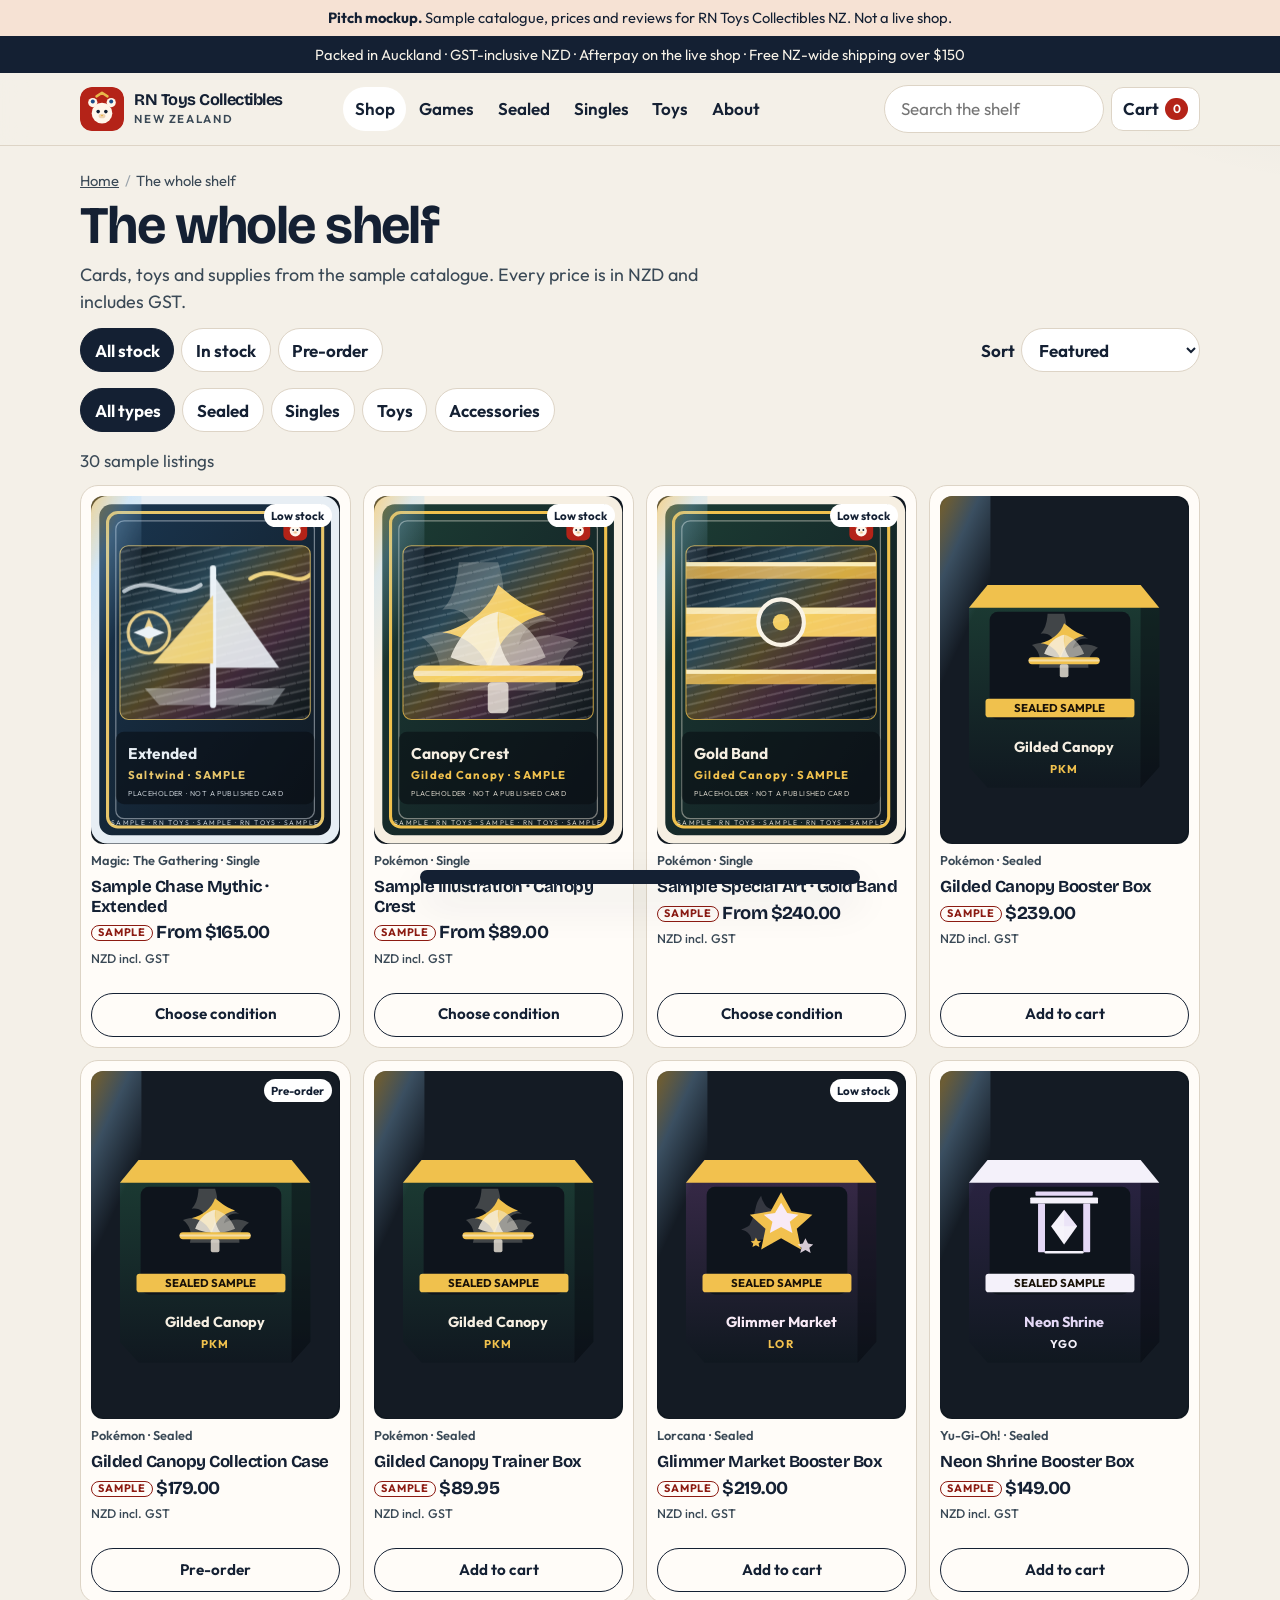
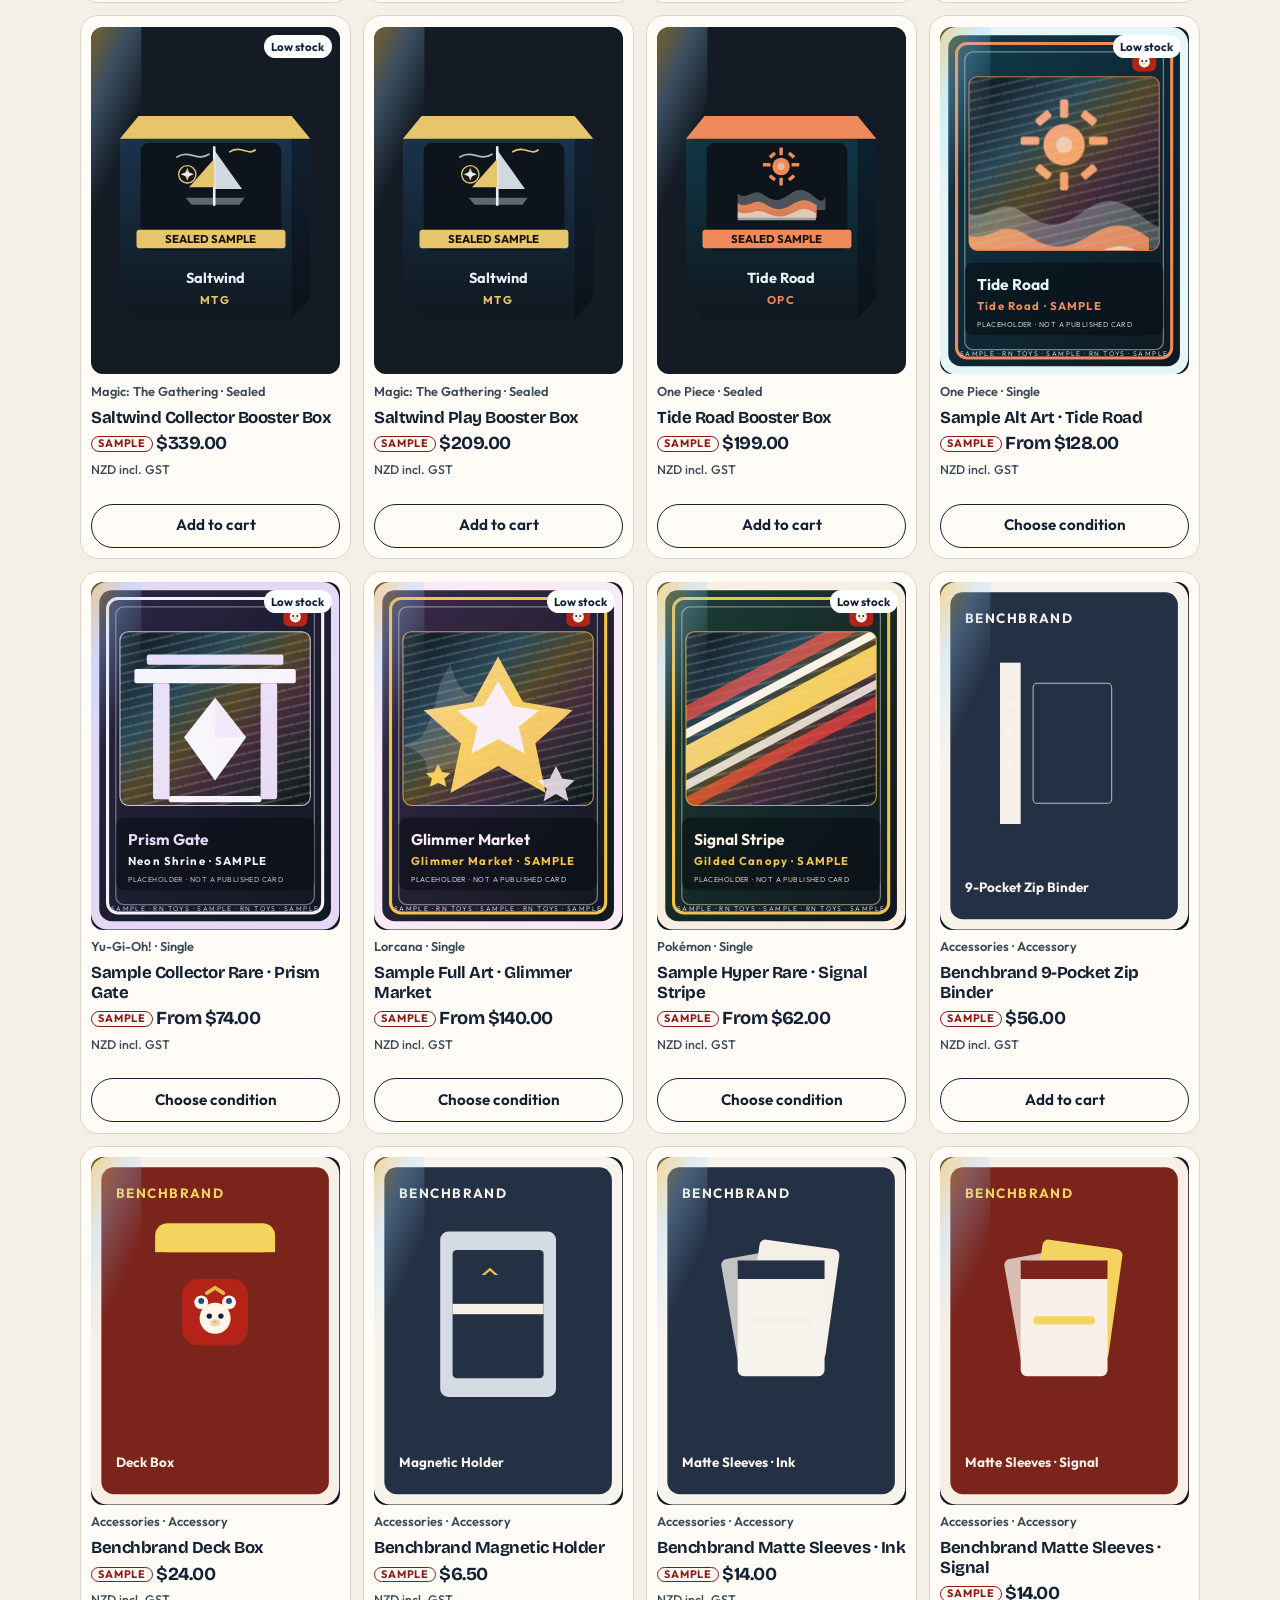
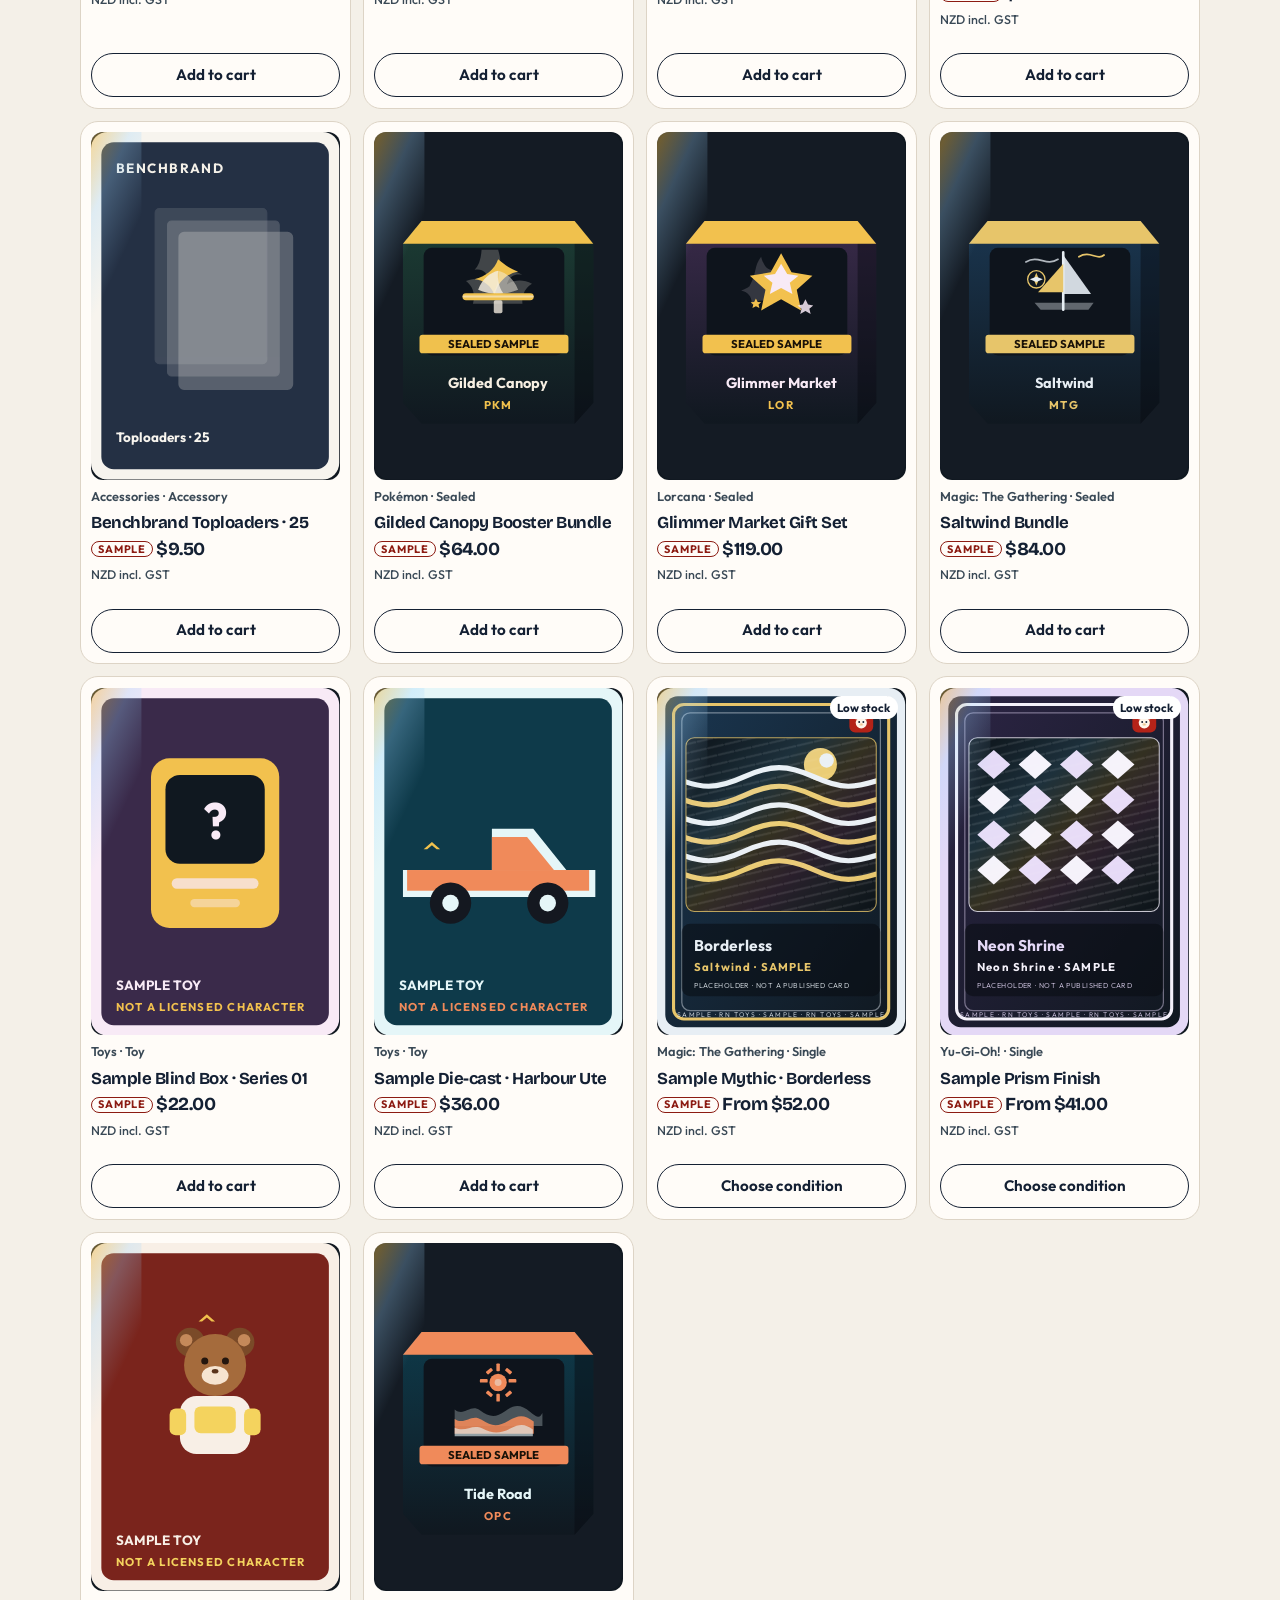
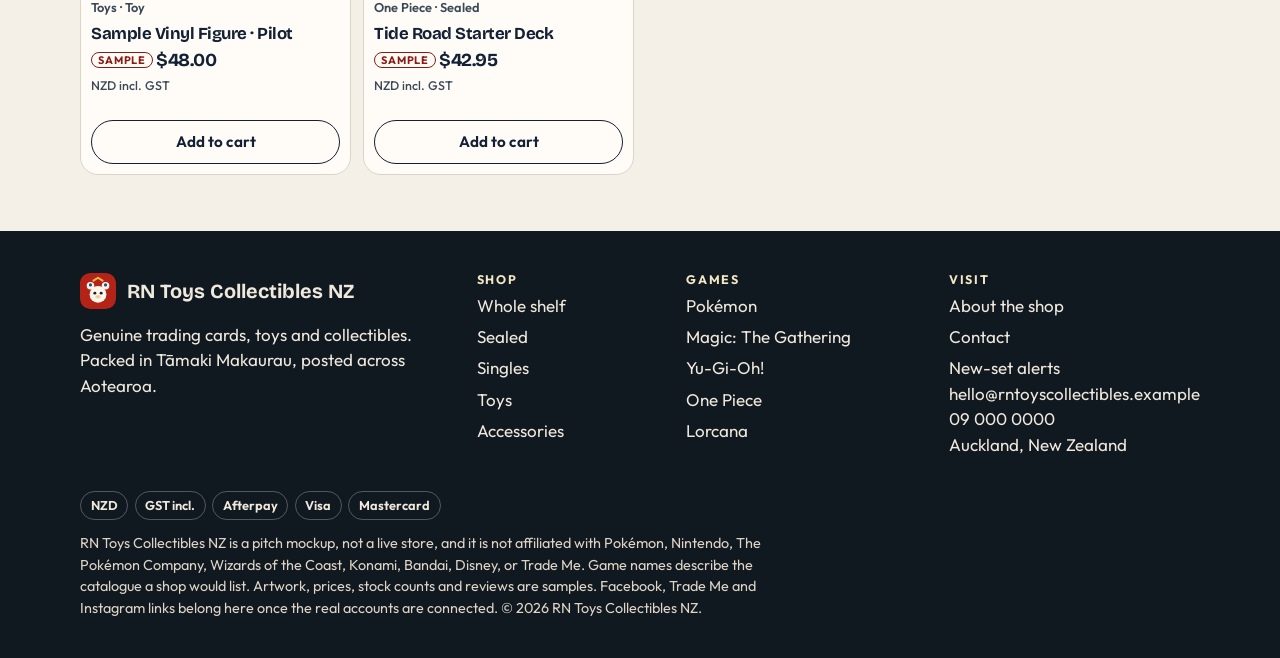
<file: collection.html>
<!DOCTYPE html>
<html lang="en-NZ">
<head>
  <meta charset="utf-8">
  <meta name="viewport" content="width=device-width, initial-scale=1">
  <meta name="robots" content="noindex, nofollow">
  <meta name="theme-color" content="#142033">
  <title>Shop the shelf · RN Toys Collectibles NZ</title>
  <meta name="description" content="Sample collections for RN Toys Collectibles NZ. Filter by game, sealed, singles, toys and accessories. NZD prices include GST.">
  <meta property="og:title" content="RN Toys Collectibles NZ">
  <meta property="og:description" content="Genuine cards and collectibles, packed in Auckland. A shopfront mockup for discussion.">
  <meta property="og:type" content="website">
  <link rel="icon" href="assets/favicon.svg" type="image/svg+xml">
  <link rel="stylesheet" href="assets/css/theme.css">
</head>
<body data-page="collection">
  <a class="skip" href="#main">Skip to content</a>
  <div class="concept-bar"><p><strong>Pitch mockup.</strong> Sample catalogue, prices and reviews for RN Toys Collectibles NZ. Not a live shop.</p></div>
  <p class="announce">Packed in Auckland · GST-inclusive NZD · Afterpay on the live shop · Free NZ-wide shipping over $150</p>
  <header class="site-header">
    <div class="header-row">
      <a class="logo" href="index.html"><img class="mark" src="assets/favicon.svg" alt="" width="44" height="44"><span class="logo-words"><span class="logo-name">RN Toys Collectibles</span><span class="logo-place">New Zealand</span></span></a>
      <nav class="primary-nav" aria-label="Primary">
        <a href="collection.html?handle=all" data-nav="shop">Shop</a>
        <details class="nav-drop"><summary>Games</summary><div class="nav-drop-panel">
          <a href="collection.html?handle=pokemon">Pokémon</a>
          <a href="collection.html?handle=magic">Magic: The Gathering</a>
          <a href="collection.html?handle=yugioh">Yu-Gi-Oh!</a>
          <a href="collection.html?handle=onepiece">One Piece</a>
          <a href="collection.html?handle=lorcana">Lorcana</a>
        </div></details>
        <a href="collection.html?handle=sealed">Sealed</a>
        <a href="collection.html?handle=singles">Singles</a>
        <a href="collection.html?handle=toys">Toys</a>
        <a href="about.html" data-nav="about">About</a>
      </nav>
      <div class="header-actions">
        <button class="icon-btn search-btn" type="button" aria-expanded="false" aria-controls="site-search"><span class="sr-only">Search</span><svg viewBox="0 0 24 24" aria-hidden="true" fill="none" stroke="currentColor" stroke-width="2"><circle cx="11" cy="11" r="7"/><path d="M20 20l-3.5-3.5"/></svg></button>
        <form id="site-search" class="search" role="search" action="collection.html" method="get">
          <label class="sr-only" for="q">Search the sample catalogue</label>
          <input id="q" name="q" type="search" placeholder="Search the shelf" autocomplete="off" enterkeyhint="search">
          <div class="search-panel" id="search-panel" hidden></div>
        </form>
        <button class="cart-btn" type="button" aria-controls="cart-drawer" aria-expanded="false"><span aria-hidden="true">Cart</span><span class="cart-count" data-cart-count>0</span></button>
        <button class="icon-btn menu-btn" type="button" aria-expanded="false" aria-controls="mobile-nav"><span class="sr-only">Menu</span><svg viewBox="0 0 24 24" aria-hidden="true" fill="none" stroke="currentColor" stroke-width="2"><path d="M4 7h16M4 12h16M4 17h16"/></svg></button>
      </div>
    </div>
  </header>
  <div id="mobile-nav" class="mobile-nav" hidden>
    <button class="btn btn-secondary" type="button" data-close-nav>Close</button>
    <nav aria-label="Mobile">
      <a href="collection.html?handle=all" data-nav="shop">Shop the shelf</a>
      <a href="collection.html?handle=pokemon">Pokémon</a>
      <a href="collection.html?handle=magic">Magic: The Gathering</a>
      <a href="collection.html?handle=yugioh">Yu-Gi-Oh!</a>
      <a href="collection.html?handle=onepiece">One Piece</a>
      <a href="collection.html?handle=lorcana">Lorcana</a>
      <a href="collection.html?handle=sealed">Sealed</a>
      <a href="collection.html?handle=singles">Singles</a>
      <a href="collection.html?handle=toys">Toys</a>
      <a href="collection.html?handle=accessories">Accessories</a>
      <a href="about.html" data-nav="about">About</a>
      <a href="contact.html" data-nav="contact">Contact</a>
    </nav>
  </div>
  <main id="main" tabindex="-1">
    <div class="wrap page-intro">
      <nav class="crumbs" aria-label="Breadcrumb"><ol><li><a href="index.html">Home</a></li><li id="collection-crumb">Shop</li></ol></nav>
      <h1 id="collection-title">Shop</h1>
      <p class="lede" id="collection-lede">Sample catalogue. Prices include GST.</p>
      <div id="collection-toolbar"></div>
      <p class="result-count" id="result-count"></p>
      <div id="collection-grid" class="product-grid cols-4"><p class="loading">Loading the sample shelf…</p></div>
    </div>
  </main>

  <footer class="site-footer"><div class="wrap">
    <div class="footer-grid">
      <div><p class="footer-brand"><img class="mark" src="assets/favicon.svg" alt="" width="44" height="44"> RN Toys Collectibles NZ</p><p>Genuine trading cards, toys and collectibles. Packed in Tāmaki Makaurau, posted across Aotearoa.</p></div>
      <div><h2>Shop</h2><ul>
        <li><a href="collection.html?handle=all">Whole shelf</a></li>
        <li><a href="collection.html?handle=sealed">Sealed</a></li>
        <li><a href="collection.html?handle=singles">Singles</a></li>
        <li><a href="collection.html?handle=toys">Toys</a></li>
        <li><a href="collection.html?handle=accessories">Accessories</a></li>
      </ul></div>
      <div><h2>Games</h2><ul>
        <li><a href="collection.html?handle=pokemon">Pokémon</a></li>
        <li><a href="collection.html?handle=magic">Magic: The Gathering</a></li>
        <li><a href="collection.html?handle=yugioh">Yu-Gi-Oh!</a></li>
        <li><a href="collection.html?handle=onepiece">One Piece</a></li>
        <li><a href="collection.html?handle=lorcana">Lorcana</a></li>
      </ul></div>
      <div><h2>Visit</h2><ul>
        <li><a href="about.html">About the shop</a></li>
        <li><a href="contact.html">Contact</a></li>
        <li><a href="index.html#drops">New-set alerts</a></li>
      </ul><p>hello@rntoyscollectibles.example<br>09 000 0000<br>Auckland, New Zealand</p></div>
    </div>
    <div class="pay-row" aria-label="Payment notes"><span>NZD</span><span>GST incl.</span><span>Afterpay</span><span>Visa</span><span>Mastercard</span></div>
    <p class="legal">RN Toys Collectibles NZ is a pitch mockup, not a live store, and it is not affiliated with Pokémon, Nintendo, The Pokémon Company, Wizards of the Coast, Konami, Bandai, Disney, or Trade Me. Game names describe the catalogue a shop would list. Artwork, prices, stock counts and reviews are samples. Facebook, Trade Me and Instagram links belong here once the real accounts are connected. © 2026 RN Toys Collectibles NZ.</p>
  </div></footer>
  <div class="drawer-root" id="drawer-root" hidden>
    <button class="overlay" type="button" data-close-cart aria-label="Close cart" tabindex="-1"></button>
    <div id="cart-drawer" class="drawer" role="dialog" aria-modal="true" aria-labelledby="cart-title">
      <header class="drawer-head"><h2 id="cart-title">Your cart</h2><button class="btn btn-secondary" type="button" data-close-cart>Close</button></header>
      <div class="drawer-body" id="cart-body"></div>
      <div class="drawer-foot" id="cart-foot"></div>
    </div>
  </div>
  <div id="toast" class="toast" hidden></div>
  <p id="cart-status" class="sr-only" aria-live="polite"></p>
  <script src="assets/js/catalogue.js" defer></script>
  <script src="assets/js/store.js" defer></script>
</body>
</html>
</file>
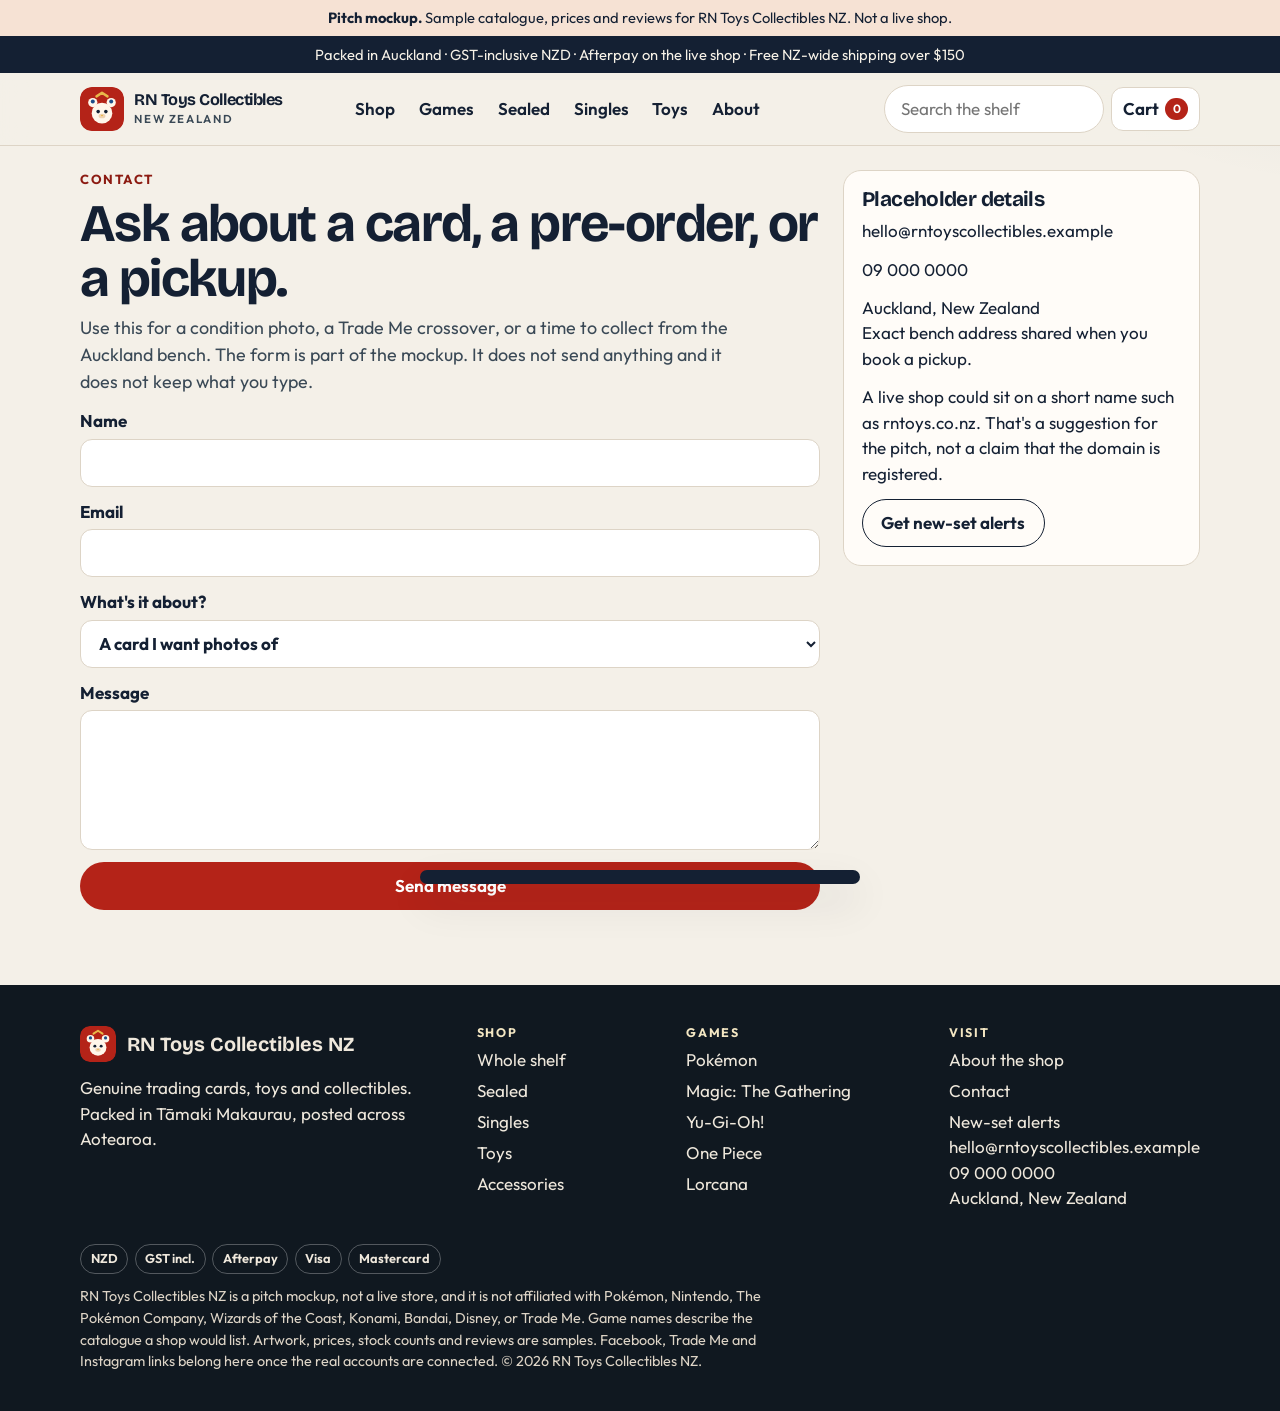
<file: contact.html>
<!DOCTYPE html>
<html lang="en-NZ">
<head>
  <meta charset="utf-8">
  <meta name="viewport" content="width=device-width, initial-scale=1">
  <meta name="robots" content="noindex, nofollow">
  <meta name="theme-color" content="#142033">
  <title>Contact · RN Toys Collectibles NZ</title>
  <meta name="description" content="Placeholder contact page for RN Toys Collectibles NZ in Auckland. The form does not send or store messages.">
  <meta property="og:title" content="RN Toys Collectibles NZ">
  <meta property="og:description" content="Genuine cards and collectibles, packed in Auckland. A shopfront mockup for discussion.">
  <meta property="og:type" content="website">
  <link rel="icon" href="assets/favicon.svg" type="image/svg+xml">
  <link rel="stylesheet" href="assets/css/theme.css">
</head>
<body data-page="contact">
  <a class="skip" href="#main">Skip to content</a>
  <div class="concept-bar"><p><strong>Pitch mockup.</strong> Sample catalogue, prices and reviews for RN Toys Collectibles NZ. Not a live shop.</p></div>
  <p class="announce">Packed in Auckland · GST-inclusive NZD · Afterpay on the live shop · Free NZ-wide shipping over $150</p>
  <header class="site-header">
    <div class="header-row">
      <a class="logo" href="index.html"><img class="mark" src="assets/favicon.svg" alt="" width="44" height="44"><span class="logo-words"><span class="logo-name">RN Toys Collectibles</span><span class="logo-place">New Zealand</span></span></a>
      <nav class="primary-nav" aria-label="Primary">
        <a href="collection.html?handle=all" data-nav="shop">Shop</a>
        <details class="nav-drop"><summary>Games</summary><div class="nav-drop-panel">
          <a href="collection.html?handle=pokemon">Pokémon</a>
          <a href="collection.html?handle=magic">Magic: The Gathering</a>
          <a href="collection.html?handle=yugioh">Yu-Gi-Oh!</a>
          <a href="collection.html?handle=onepiece">One Piece</a>
          <a href="collection.html?handle=lorcana">Lorcana</a>
        </div></details>
        <a href="collection.html?handle=sealed">Sealed</a>
        <a href="collection.html?handle=singles">Singles</a>
        <a href="collection.html?handle=toys">Toys</a>
        <a href="about.html" data-nav="about">About</a>
      </nav>
      <div class="header-actions">
        <button class="icon-btn search-btn" type="button" aria-expanded="false" aria-controls="site-search"><span class="sr-only">Search</span><svg viewBox="0 0 24 24" aria-hidden="true" fill="none" stroke="currentColor" stroke-width="2"><circle cx="11" cy="11" r="7"/><path d="M20 20l-3.5-3.5"/></svg></button>
        <form id="site-search" class="search" role="search" action="collection.html" method="get">
          <label class="sr-only" for="q">Search the sample catalogue</label>
          <input id="q" name="q" type="search" placeholder="Search the shelf" autocomplete="off" enterkeyhint="search">
          <div class="search-panel" id="search-panel" hidden></div>
        </form>
        <button class="cart-btn" type="button" aria-controls="cart-drawer" aria-expanded="false"><span aria-hidden="true">Cart</span><span class="cart-count" data-cart-count>0</span></button>
        <button class="icon-btn menu-btn" type="button" aria-expanded="false" aria-controls="mobile-nav"><span class="sr-only">Menu</span><svg viewBox="0 0 24 24" aria-hidden="true" fill="none" stroke="currentColor" stroke-width="2"><path d="M4 7h16M4 12h16M4 17h16"/></svg></button>
      </div>
    </div>
  </header>
  <div id="mobile-nav" class="mobile-nav" hidden>
    <button class="btn btn-secondary" type="button" data-close-nav>Close</button>
    <nav aria-label="Mobile">
      <a href="collection.html?handle=all" data-nav="shop">Shop the shelf</a>
      <a href="collection.html?handle=pokemon">Pokémon</a>
      <a href="collection.html?handle=magic">Magic: The Gathering</a>
      <a href="collection.html?handle=yugioh">Yu-Gi-Oh!</a>
      <a href="collection.html?handle=onepiece">One Piece</a>
      <a href="collection.html?handle=lorcana">Lorcana</a>
      <a href="collection.html?handle=sealed">Sealed</a>
      <a href="collection.html?handle=singles">Singles</a>
      <a href="collection.html?handle=toys">Toys</a>
      <a href="collection.html?handle=accessories">Accessories</a>
      <a href="about.html" data-nav="about">About</a>
      <a href="contact.html" data-nav="contact">Contact</a>
    </nav>
  </div>
  <main id="main" tabindex="-1"><div class="wrap page-intro split">
      <div>
        <p class="eyebrow">Contact</p>
        <h1>Ask about a card, a pre-order, or a pickup.</h1>
        <p class="lede">Use this for a condition photo, a Trade Me crossover, or a time to collect from the Auckland bench. The form is part of the mockup. It does not send anything and it does not keep what you type.</p>
        <form id="contact-form" class="stack" action="#" method="post" novalidate>
          <label>Name <input name="name" type="text" autocomplete="name" required></label>
          <label>Email <input name="email" type="email" autocomplete="email" required inputmode="email"></label>
          <label>What's it about?
            <select name="topic">
              <option>A card I want photos of</option>
              <option>A pre-order</option>
              <option>Auckland pickup</option>
              <option>Trade Me or Facebook order</option>
              <option>Something else</option>
            </select>
          </label>
          <label>Message <textarea name="message" required></textarea></label>
          <button class="btn btn-primary" type="submit">Send message</button>
          <p class="form-error" role="alert"></p>
          <p class="form-ok" hidden></p>
        </form>
      </div>
      <aside class="side-card">
        <h2>Placeholder details</h2>
        <p>hello@rntoyscollectibles.example</p>
        <p>09 000 0000</p>
        <p>Auckland, New Zealand<br>Exact bench address shared when you book a pickup.</p>
        <p>A live shop could sit on a short name such as rntoys.co.nz. That's a suggestion for the pitch, not a claim that the domain is registered.</p>
        <a class="btn btn-secondary" href="index.html#drops">Get new-set alerts</a>
      </aside>
    </div></main>

  <footer class="site-footer"><div class="wrap">
    <div class="footer-grid">
      <div><p class="footer-brand"><img class="mark" src="assets/favicon.svg" alt="" width="44" height="44"> RN Toys Collectibles NZ</p><p>Genuine trading cards, toys and collectibles. Packed in Tāmaki Makaurau, posted across Aotearoa.</p></div>
      <div><h2>Shop</h2><ul>
        <li><a href="collection.html?handle=all">Whole shelf</a></li>
        <li><a href="collection.html?handle=sealed">Sealed</a></li>
        <li><a href="collection.html?handle=singles">Singles</a></li>
        <li><a href="collection.html?handle=toys">Toys</a></li>
        <li><a href="collection.html?handle=accessories">Accessories</a></li>
      </ul></div>
      <div><h2>Games</h2><ul>
        <li><a href="collection.html?handle=pokemon">Pokémon</a></li>
        <li><a href="collection.html?handle=magic">Magic: The Gathering</a></li>
        <li><a href="collection.html?handle=yugioh">Yu-Gi-Oh!</a></li>
        <li><a href="collection.html?handle=onepiece">One Piece</a></li>
        <li><a href="collection.html?handle=lorcana">Lorcana</a></li>
      </ul></div>
      <div><h2>Visit</h2><ul>
        <li><a href="about.html">About the shop</a></li>
        <li><a href="contact.html">Contact</a></li>
        <li><a href="index.html#drops">New-set alerts</a></li>
      </ul><p>hello@rntoyscollectibles.example<br>09 000 0000<br>Auckland, New Zealand</p></div>
    </div>
    <div class="pay-row" aria-label="Payment notes"><span>NZD</span><span>GST incl.</span><span>Afterpay</span><span>Visa</span><span>Mastercard</span></div>
    <p class="legal">RN Toys Collectibles NZ is a pitch mockup, not a live store, and it is not affiliated with Pokémon, Nintendo, The Pokémon Company, Wizards of the Coast, Konami, Bandai, Disney, or Trade Me. Game names describe the catalogue a shop would list. Artwork, prices, stock counts and reviews are samples. Facebook, Trade Me and Instagram links belong here once the real accounts are connected. © 2026 RN Toys Collectibles NZ.</p>
  </div></footer>
  <div class="drawer-root" id="drawer-root" hidden>
    <button class="overlay" type="button" data-close-cart aria-label="Close cart" tabindex="-1"></button>
    <div id="cart-drawer" class="drawer" role="dialog" aria-modal="true" aria-labelledby="cart-title">
      <header class="drawer-head"><h2 id="cart-title">Your cart</h2><button class="btn btn-secondary" type="button" data-close-cart>Close</button></header>
      <div class="drawer-body" id="cart-body"></div>
      <div class="drawer-foot" id="cart-foot"></div>
    </div>
  </div>
  <div id="toast" class="toast" hidden></div>
  <p id="cart-status" class="sr-only" aria-live="polite"></p>
  <script src="assets/js/catalogue.js" defer></script>
  <script src="assets/js/store.js" defer></script>
</body>
</html>
</file>
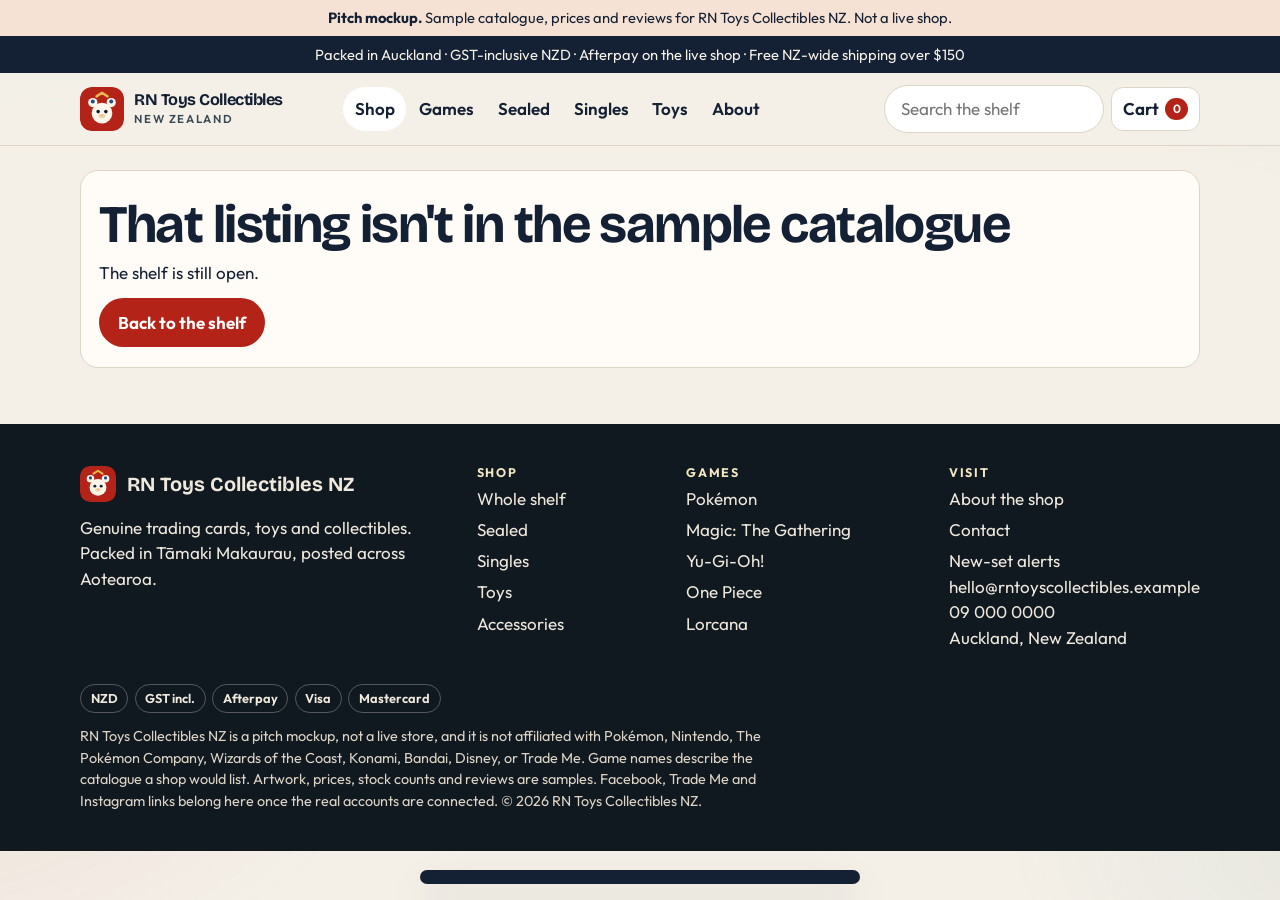
<file: product.html>
<!DOCTYPE html>
<html lang="en-NZ">
<head>
  <meta charset="utf-8">
  <meta name="viewport" content="width=device-width, initial-scale=1">
  <meta name="robots" content="noindex, nofollow">
  <meta name="theme-color" content="#142033">
  <title>Sample listing · RN Toys Collectibles NZ</title>
  <meta name="description" content="Sample product page for RN Toys Collectibles NZ, with condition and grade options, stock, and GST-inclusive NZD pricing.">
  <meta property="og:title" content="RN Toys Collectibles NZ">
  <meta property="og:description" content="Genuine cards and collectibles, packed in Auckland. A shopfront mockup for discussion.">
  <meta property="og:type" content="website">
  <link rel="icon" href="assets/favicon.svg" type="image/svg+xml">
  <link rel="stylesheet" href="assets/css/theme.css">
</head>
<body data-page="product">
  <a class="skip" href="#main">Skip to content</a>
  <div class="concept-bar"><p><strong>Pitch mockup.</strong> Sample catalogue, prices and reviews for RN Toys Collectibles NZ. Not a live shop.</p></div>
  <p class="announce">Packed in Auckland · GST-inclusive NZD · Afterpay on the live shop · Free NZ-wide shipping over $150</p>
  <header class="site-header">
    <div class="header-row">
      <a class="logo" href="index.html"><img class="mark" src="assets/favicon.svg" alt="" width="44" height="44"><span class="logo-words"><span class="logo-name">RN Toys Collectibles</span><span class="logo-place">New Zealand</span></span></a>
      <nav class="primary-nav" aria-label="Primary">
        <a href="collection.html?handle=all" data-nav="shop">Shop</a>
        <details class="nav-drop"><summary>Games</summary><div class="nav-drop-panel">
          <a href="collection.html?handle=pokemon">Pokémon</a>
          <a href="collection.html?handle=magic">Magic: The Gathering</a>
          <a href="collection.html?handle=yugioh">Yu-Gi-Oh!</a>
          <a href="collection.html?handle=onepiece">One Piece</a>
          <a href="collection.html?handle=lorcana">Lorcana</a>
        </div></details>
        <a href="collection.html?handle=sealed">Sealed</a>
        <a href="collection.html?handle=singles">Singles</a>
        <a href="collection.html?handle=toys">Toys</a>
        <a href="about.html" data-nav="about">About</a>
      </nav>
      <div class="header-actions">
        <button class="icon-btn search-btn" type="button" aria-expanded="false" aria-controls="site-search"><span class="sr-only">Search</span><svg viewBox="0 0 24 24" aria-hidden="true" fill="none" stroke="currentColor" stroke-width="2"><circle cx="11" cy="11" r="7"/><path d="M20 20l-3.5-3.5"/></svg></button>
        <form id="site-search" class="search" role="search" action="collection.html" method="get">
          <label class="sr-only" for="q">Search the sample catalogue</label>
          <input id="q" name="q" type="search" placeholder="Search the shelf" autocomplete="off" enterkeyhint="search">
          <div class="search-panel" id="search-panel" hidden></div>
        </form>
        <button class="cart-btn" type="button" aria-controls="cart-drawer" aria-expanded="false"><span aria-hidden="true">Cart</span><span class="cart-count" data-cart-count>0</span></button>
        <button class="icon-btn menu-btn" type="button" aria-expanded="false" aria-controls="mobile-nav"><span class="sr-only">Menu</span><svg viewBox="0 0 24 24" aria-hidden="true" fill="none" stroke="currentColor" stroke-width="2"><path d="M4 7h16M4 12h16M4 17h16"/></svg></button>
      </div>
    </div>
  </header>
  <div id="mobile-nav" class="mobile-nav" hidden>
    <button class="btn btn-secondary" type="button" data-close-nav>Close</button>
    <nav aria-label="Mobile">
      <a href="collection.html?handle=all" data-nav="shop">Shop the shelf</a>
      <a href="collection.html?handle=pokemon">Pokémon</a>
      <a href="collection.html?handle=magic">Magic: The Gathering</a>
      <a href="collection.html?handle=yugioh">Yu-Gi-Oh!</a>
      <a href="collection.html?handle=onepiece">One Piece</a>
      <a href="collection.html?handle=lorcana">Lorcana</a>
      <a href="collection.html?handle=sealed">Sealed</a>
      <a href="collection.html?handle=singles">Singles</a>
      <a href="collection.html?handle=toys">Toys</a>
      <a href="collection.html?handle=accessories">Accessories</a>
      <a href="about.html" data-nav="about">About</a>
      <a href="contact.html" data-nav="contact">Contact</a>
    </nav>
  </div>
  <main id="main" tabindex="-1">
    <div class="wrap page-intro" id="product-root"><p class="loading">Loading the sample listing…</p></div>
    <section class="section related" aria-labelledby="related-title"><div class="wrap">
      <h2 id="related-title">More from this shelf</h2>
      <div id="related-grid" class="product-grid cols-4"></div>
    </div></section>
  </main>

  <footer class="site-footer"><div class="wrap">
    <div class="footer-grid">
      <div><p class="footer-brand"><img class="mark" src="assets/favicon.svg" alt="" width="44" height="44"> RN Toys Collectibles NZ</p><p>Genuine trading cards, toys and collectibles. Packed in Tāmaki Makaurau, posted across Aotearoa.</p></div>
      <div><h2>Shop</h2><ul>
        <li><a href="collection.html?handle=all">Whole shelf</a></li>
        <li><a href="collection.html?handle=sealed">Sealed</a></li>
        <li><a href="collection.html?handle=singles">Singles</a></li>
        <li><a href="collection.html?handle=toys">Toys</a></li>
        <li><a href="collection.html?handle=accessories">Accessories</a></li>
      </ul></div>
      <div><h2>Games</h2><ul>
        <li><a href="collection.html?handle=pokemon">Pokémon</a></li>
        <li><a href="collection.html?handle=magic">Magic: The Gathering</a></li>
        <li><a href="collection.html?handle=yugioh">Yu-Gi-Oh!</a></li>
        <li><a href="collection.html?handle=onepiece">One Piece</a></li>
        <li><a href="collection.html?handle=lorcana">Lorcana</a></li>
      </ul></div>
      <div><h2>Visit</h2><ul>
        <li><a href="about.html">About the shop</a></li>
        <li><a href="contact.html">Contact</a></li>
        <li><a href="index.html#drops">New-set alerts</a></li>
      </ul><p>hello@rntoyscollectibles.example<br>09 000 0000<br>Auckland, New Zealand</p></div>
    </div>
    <div class="pay-row" aria-label="Payment notes"><span>NZD</span><span>GST incl.</span><span>Afterpay</span><span>Visa</span><span>Mastercard</span></div>
    <p class="legal">RN Toys Collectibles NZ is a pitch mockup, not a live store, and it is not affiliated with Pokémon, Nintendo, The Pokémon Company, Wizards of the Coast, Konami, Bandai, Disney, or Trade Me. Game names describe the catalogue a shop would list. Artwork, prices, stock counts and reviews are samples. Facebook, Trade Me and Instagram links belong here once the real accounts are connected. © 2026 RN Toys Collectibles NZ.</p>
  </div></footer>
  <div class="drawer-root" id="drawer-root" hidden>
    <button class="overlay" type="button" data-close-cart aria-label="Close cart" tabindex="-1"></button>
    <div id="cart-drawer" class="drawer" role="dialog" aria-modal="true" aria-labelledby="cart-title">
      <header class="drawer-head"><h2 id="cart-title">Your cart</h2><button class="btn btn-secondary" type="button" data-close-cart>Close</button></header>
      <div class="drawer-body" id="cart-body"></div>
      <div class="drawer-foot" id="cart-foot"></div>
    </div>
  </div>
  <div id="toast" class="toast" hidden></div>
  <p id="cart-status" class="sr-only" aria-live="polite"></p>
  <script src="assets/js/catalogue.js" defer></script>
  <script src="assets/js/store.js" defer></script>
</body>
</html>
</file>
<file: assets/css/theme.css>
/* RN Toys Collectibles NZ — pitch theme.
   Plain CSS so it can move into a Shopify theme stylesheet. */

@font-face {
  font-family: "Bricolage Grotesque";
  font-style: normal;
  font-weight: 500 800;
  font-display: swap;
  src: url("../fonts/bricolage-latin-ext.woff2") format("woff2");
  unicode-range: U+0100-02BA, U+02BD-02C5, U+02C7-02CC, U+02CE-02D7, U+02DD-02FF, U+0304, U+0308, U+0329, U+1D00-1DBF, U+1E00-1E9F, U+1EF2-1EFF, U+2020, U+20A0-20AB, U+20AD-20C4, U+2113, U+2C60-2C7F, U+A720-A7FF;
}
@font-face {
  font-family: "Bricolage Grotesque";
  font-style: normal;
  font-weight: 500 800;
  font-display: swap;
  src: url("../fonts/bricolage-latin.woff2") format("woff2");
  unicode-range: U+0000-00FF, U+0131, U+0152-0153, U+02BB-02BC, U+02C6, U+02DA, U+02DC, U+0304, U+0308, U+0329, U+2000-206F, U+20AC, U+2122, U+2191, U+2193, U+2212, U+2215, U+FEFF, U+FFFD;
}
@font-face {
  font-family: "Outfit";
  font-style: normal;
  font-weight: 400 700;
  font-display: swap;
  src: url("../fonts/outfit-latin-ext.woff2") format("woff2");
  unicode-range: U+0100-02BA, U+02BD-02C5, U+02C7-02CC, U+02CE-02D7, U+02DD-02FF, U+0304, U+0308, U+0329, U+1D00-1DBF, U+1E00-1E9F, U+1EF2-1EFF, U+2020, U+20A0-20AB, U+20AD-20C4, U+2113, U+2C60-2C7F, U+A720-A7FF;
}
@font-face {
  font-family: "Outfit";
  font-style: normal;
  font-weight: 400 700;
  font-display: swap;
  src: url("../fonts/outfit-latin.woff2") format("woff2");
  unicode-range: U+0000-00FF, U+0131, U+0152-0153, U+02BB-02BC, U+02C6, U+02DA, U+02DC, U+0304, U+0308, U+0329, U+2000-206F, U+20AC, U+2122, U+2191, U+2193, U+2212, U+2215, U+FEFF, U+FFFD;
}

:root {
  --ink: #142033;
  --ink-soft: #3a4956;
  --paper: #f4f0e8;
  --paper-deep: #e6dfd2;
  --card: #fffcf8;
  --line: #ddd4c6;
  --signal: #b42318;
  --signal-deep: #8c1b12;
  --sea: #154e62;
  --display: "Bricolage Grotesque", "Avenir Next", "Segoe UI", sans-serif;
  --sans: "Outfit", "Avenir Next", "Segoe UI", sans-serif;
  --shadow: 0 18px 40px rgba(20, 32, 51, 0.12);
  --max: 1120px;
  color-scheme: light;
}
*, *::before, *::after { box-sizing: border-box; }
html { scroll-behavior: smooth; }
body {
  margin: 0;
  background:
    radial-gradient(900px 420px at -10% -10%, rgba(180, 35, 24, 0.08), transparent 55%),
    radial-gradient(800px 380px at 110% 0%, rgba(21, 78, 98, 0.08), transparent 50%),
    var(--paper);
  color: var(--ink);
  font-family: var(--sans);
  font-size: 1.0625rem;
  line-height: 1.5;
}
body.lock { overflow: hidden; }
img, svg { display: block; }
h1, h2, h3, .price, .logo-name { font-family: var(--display); letter-spacing: -0.03em; line-height: 1.05; }
p { margin: 0 0 0.8rem; }
a { color: var(--sea); }
a:hover { color: var(--signal-deep); }
button, input, select, textarea { font: inherit; color: var(--ink); }
:focus { outline: none; }
:focus-visible { outline: 3px solid var(--signal); outline-offset: 3px; }
.sr-only { position: absolute; width: 1px; height: 1px; padding: 0; margin: -1px; overflow: hidden; clip: rect(0, 0, 0, 0); white-space: nowrap; border: 0; }
.skip { position: absolute; left: 1rem; top: -4rem; z-index: 80; background: white; color: var(--ink); padding: 0.55rem 0.9rem; border-radius: 999px; }
.skip:focus { top: 0.6rem; }
.wrap { width: min(var(--max), calc(100% - 2rem)); margin-inline: auto; }
.concept-bar { background: #f6e2d4; color: var(--ink); text-align: center; padding: 0.45rem 1rem; font-size: 0.92rem; }
.concept-bar p, .announce { margin: 0; }
.announce { background: var(--ink); color: #f6f1e7; text-align: center; padding: 0.45rem 1rem; font-size: 0.92rem; }
.site-header { position: sticky; top: 0; z-index: 30; background: rgba(244, 240, 232, 0.92); backdrop-filter: blur(14px); border-bottom: 1px solid var(--line); }
.header-row { width: min(var(--max), calc(100% - 2rem)); margin: 0 auto; min-height: 4.5rem; display: flex; flex-wrap: wrap; align-items: center; gap: 0.55rem; }
.logo { display: flex; align-items: center; gap: 0.65rem; color: inherit; text-decoration: none; min-width: 0; }
.logo-words { min-width: 0; }
.logo-name { display: block; font-weight: 700; font-size: 1.02rem; }
.logo-place { display: block; margin-top: 0.12rem; font-size: 0.72rem; letter-spacing: 0.14em; text-transform: uppercase; color: var(--ink-soft); font-weight: 600; }
.mark { width: 44px; height: 44px; flex: none; border-radius: 12px; }
.footer-brand .mark { width: 36px; height: 36px; border-radius: 10px; }
.primary-nav { display: none; align-items: center; gap: 0.1rem; margin-inline: auto; }
.primary-nav a, .nav-drop summary { min-height: 44px; display: inline-flex; align-items: center; padding: 0 0.7rem; border-radius: 999px; font-weight: 600; color: var(--ink); text-decoration: none; }
.primary-nav a:hover, .nav-drop summary:hover { background: rgba(255, 255, 255, 0.7); }
.primary-nav a[aria-current="page"] { background: white; }
.nav-drop { position: relative; }
.nav-drop summary { cursor: pointer; list-style: none; }
.nav-drop summary::-webkit-details-marker { display: none; }
.nav-drop-panel { position: absolute; top: calc(100% + 0.3rem); left: 0; min-width: 240px; padding: 0.4rem; background: white; border: 1px solid var(--line); border-radius: 16px; box-shadow: var(--shadow); }
.nav-drop-panel a { display: flex; width: 100%; border-radius: 10px; }
.header-actions { display: flex; align-items: center; gap: 0.4rem; margin-left: auto; }
.icon-btn, .cart-btn { min-height: 44px; min-width: 44px; border-radius: 12px; border: 1px solid var(--line); background: white; display: inline-flex; align-items: center; justify-content: center; cursor: pointer; color: var(--ink); }
.icon-btn svg { width: 20px; height: 20px; }
.cart-btn { gap: 0.4rem; padding: 0 0.7rem; font-weight: 650; }
.cart-count { min-width: 1.4rem; height: 1.4rem; padding: 0 0.3rem; border-radius: 999px; background: var(--signal); color: white; font-size: 0.75rem; display: grid; place-items: center; }
.search { display: none; position: relative; flex: 1 0 100%; padding-bottom: 0.75rem; }
.search.is-open { display: block; }
.search input { width: 100%; min-height: 48px; border-radius: 999px; border: 1px solid var(--line); background: white; padding: 0 1rem; }
.search-panel { position: absolute; z-index: 35; top: calc(100% - 0.35rem); left: 0; right: 0; background: white; border: 1px solid var(--line); border-radius: 16px; box-shadow: var(--shadow); padding: 0.35rem; }
.search-panel a { display: block; padding: 0.65rem 0.75rem; border-radius: 10px; color: inherit; text-decoration: none; }
.search-panel a:hover, .search-panel a:focus-visible { background: var(--paper); }
.search-panel small { display: block; color: var(--ink-soft); }
.mobile-nav { position: fixed; inset: 0; z-index: 45; background: var(--paper); padding: 1rem 1.25rem 2rem; overflow: auto; }
.mobile-nav nav { display: grid; margin-top: 0.5rem; }
.mobile-nav a { display: flex; align-items: center; min-height: 48px; border-bottom: 1px solid var(--line); color: inherit; text-decoration: none; font-family: var(--display); font-size: 1.35rem; font-weight: 650; }
.mobile-nav .btn { margin-bottom: 0.5rem; }
@media (min-width: 1040px) {
  .primary-nav { display: flex; }
  .menu-btn, .search-btn { display: none; }
  .search { display: block; flex: none; width: 220px; padding: 0; }
  .header-row { flex-wrap: nowrap; }
}
.hero { padding: 1.6rem 0 2.2rem; }
.hero-grid { display: grid; gap: 1.5rem; align-items: center; }
.eyebrow { margin: 0 0 0.4rem; font-size: 0.82rem; font-weight: 700; letter-spacing: 0.12em; text-transform: uppercase; color: var(--signal-deep); }
.hero h1 { margin: 0 0 0.8rem; font-size: clamp(2.5rem, 7vw, 4.6rem); font-weight: 700; letter-spacing: -0.045em; line-height: 0.96; }
.lede { font-size: 1.12rem; color: var(--ink-soft); max-width: 42rem; }
.hero-actions { display: flex; flex-wrap: wrap; gap: 0.6rem; margin: 1.1rem 0; }
.hero-points { display: flex; flex-wrap: wrap; gap: 0.4rem; padding: 0; margin: 0; list-style: none; }
.hero-points li { background: white; border: 1px solid var(--line); border-radius: 999px; padding: 0.35rem 0.7rem; font-size: 0.92rem; font-weight: 600; }
.art-wrap { position: relative; }
.hero-visual { position: relative; }
.hero-case { position: relative; min-height: 430px; border-radius: 28px; overflow: hidden; background: radial-gradient(70% 46% at 28% 100%, rgba(180, 35, 24, 0.28), transparent 62%), radial-gradient(80% 70% at 72% 16%, #2a3b52, #121820 72%); box-shadow: inset 0 0 0 1px rgba(255, 255, 255, 0.08); }
.hero-card { position: absolute; width: 30%; filter: drop-shadow(0 18px 22px rgba(0, 0, 0, 0.42)); color: inherit; }
.hero-card:nth-child(1) { left: 40%; top: 18%; transform: rotate(-9deg); }
.hero-card:nth-child(2) { left: 54%; top: 8%; width: 32%; transform: rotate(2deg); z-index: 2; }
.hero-card:nth-child(3) { right: 2%; top: 20%; width: 27%; transform: rotate(8deg); }
.hero-mascot { position: absolute; z-index: 4; left: -3%; bottom: 0; width: 50%; margin: 0; pointer-events: none; filter: drop-shadow(0 16px 14px rgba(0, 0, 0, 0.45)); }
.hero-mascot img { width: 100%; height: auto; }
.case-caption { position: absolute; top: 0.7rem; left: 0.85rem; right: 46%; margin: 0; color: #f6f1e7; font-size: 0.8rem; z-index: 5; text-shadow: 0 1px 2px rgba(0, 0, 0, 0.55); }
.mark-note { display: flex; gap: 0.9rem; align-items: flex-start; }
.mark-note img { width: 64px; height: 64px; flex: none; border-radius: 16px; }
@media (min-width: 900px) {
  .hero { padding: 2.4rem 0 3rem; }
  .hero-grid { grid-template-columns: 1.05fr 0.95fr; gap: 2.5rem; }
  .hero-case { min-height: 540px; }
  .hero-mascot { width: 48%; left: -2%; }
}
.section { padding: 1.2rem 0 2rem; }
.section-head { display: grid; gap: 0.35rem; margin-bottom: 1rem; }
.section-head h2 { margin: 0; font-size: clamp(1.7rem, 3vw, 2.35rem); font-weight: 700; }
.section-head p { margin: 0.3rem 0 0; color: var(--ink-soft); max-width: 46rem; }
.index { margin: 0; color: var(--signal); font-family: var(--display); font-weight: 700; font-size: 0.95rem; letter-spacing: 0.08em; }
.section-link { font-weight: 700; color: var(--ink); text-underline-offset: 0.18em; }
@media (min-width: 800px) {
  .section-head { grid-template-columns: auto 1fr auto; gap: 1rem; align-items: end; }
}
.game-grid, .cat-row, .product-grid, .trust-grid, .review-grid { display: grid; gap: 0.75rem; }
.game-grid { grid-template-columns: 1fr; }
.cat-row { grid-template-columns: 1fr 1fr; }
.game-tile, .cat-row a { display: flex; align-items: center; gap: 0.8rem; min-height: 76px; padding: 0.9rem 1rem; background: var(--card); border: 1px solid var(--line); border-radius: 18px; color: inherit; text-decoration: none; }
.game-tile:hover, .cat-row a:hover { border-color: #c9b89a; }
.game-tile { --tile: var(--signal); }
.game-tile[data-game="pokemon"] { --tile: #1c3d34; }
.game-tile[data-game="magic"] { --tile: #1a3650; }
.game-tile[data-game="yugioh"] { --tile: #2c2444; }
.game-tile[data-game="onepiece"] { --tile: #0e3a4a; }
.game-tile[data-game="lorcana"] { --tile: #6b3a1f; }
.spine { width: 8px; align-self: stretch; border-radius: 999px; background: var(--tile); flex: none; }
.game-copy { display: grid; gap: 0.1rem; min-width: 0; }
.game-name, .cat-row strong { font-family: var(--display); font-size: 1.25rem; font-weight: 700; }
.game-note, .count { color: var(--ink-soft); font-size: 0.92rem; }
.game-tile .count { margin-left: auto; text-align: right; }
.cat-row a { flex-direction: column; align-items: flex-start; justify-content: center; gap: 0.15rem; }
.cat-row strong { font-size: 1.15rem; }
@media (min-width: 720px) {
  .game-grid { grid-template-columns: 1fr 1fr; }
  .game-tile:last-child { grid-column: 1 / -1; }
  .cat-row { grid-template-columns: repeat(4, 1fr); }
}
@media (min-width: 1040px) {
  .game-grid { grid-template-columns: repeat(6, 1fr); }
  .game-tile:nth-child(-n + 3) { grid-column: span 2; }
  .game-tile:nth-child(4), .game-tile:nth-child(5), .game-tile:last-child { grid-column: span 3; }
}
.product-grid { grid-template-columns: 1fr 1fr; }
@media (min-width: 800px) { .product-grid { grid-template-columns: repeat(3, 1fr); } }
@media (min-width: 1040px) { .product-grid.cols-4 { grid-template-columns: repeat(4, 1fr); } }
.pcard { background: var(--card); border: 1px solid var(--line); border-radius: 18px; padding: 0.65rem; display: flex; flex-direction: column; min-width: 0; }
.pcard:hover { border-color: #c9b89a; }
.pcard-link { display: flex; flex-direction: column; gap: 0.45rem; color: inherit; text-decoration: none; flex: 1; }
.pcard h3 { margin: 0; font-size: 1.05rem; line-height: 1.15; font-weight: 700; overflow-wrap: break-word; }
.kicker { margin: 0; color: var(--ink-soft); font-size: 0.8rem; font-weight: 600; }
.price { margin: 0; font-weight: 700; font-size: 1.15rem; }
.gst { color: var(--ink-soft); font-family: var(--sans); font-size: 0.78rem; font-weight: 500; letter-spacing: 0; }
.sample { display: inline-flex; align-items: center; font-family: var(--sans); font-size: 0.68rem; font-weight: 700; letter-spacing: 0.08em; text-transform: uppercase; color: var(--signal-deep); border: 1px solid currentColor; border-radius: 999px; padding: 0.08rem 0.35rem; vertical-align: 2px; }
.pcard-actions { margin-top: 0.7rem; }
.card-art { position: relative; border-radius: 12px; overflow: hidden; background: #101820; }
.card-art svg { width: 100%; height: auto; }
.card-art.is-back { background: #8c1b12; }
.sheen { position: absolute; inset: 0; background: linear-gradient(115deg, transparent 30%, rgba(255, 255, 255, 0.16) 42%, rgba(232, 184, 74, 0.42) 50%, rgba(159, 214, 255, 0.28) 58%, transparent 70%); transform: translateX(-80%); pointer-events: none; }
.card-art.is-back .sheen { display: none; }
.pcard:hover .sheen, .gallery-main:hover .sheen { animation: sheen 0.9s ease; }
@keyframes sheen { to { transform: translateX(80%); } }
.badge { position: absolute; top: 0.5rem; right: 0.5rem; z-index: 1; background: white; color: var(--ink); border-radius: 999px; padding: 0.18rem 0.45rem; font-size: 0.72rem; font-weight: 700; }
.btn { display: inline-flex; align-items: center; justify-content: center; gap: 0.35rem; min-height: 48px; padding: 0.65rem 1.15rem; border-radius: 999px; border: 1px solid transparent; background: transparent; color: var(--ink); font-weight: 650; text-decoration: none; cursor: pointer; }
.btn-primary { background: var(--signal); color: white; }
.btn-primary:hover { background: var(--signal-deep); color: white; }
.btn-secondary { border-color: var(--ink); background: transparent; color: var(--ink); }
.btn-secondary:hover { background: white; color: var(--ink); }
.btn-small { width: 100%; min-height: 44px; padding: 0.4rem 0.7rem; font-size: 0.95rem; }
.btn:disabled, .btn[aria-disabled="true"] { opacity: 0.45; cursor: not-allowed; }
.band { background: white; border-block: 1px solid var(--line); }
.band .section { padding-block: 2.2rem; }
.trust-grid, .review-grid { grid-template-columns: 1fr; }
.trust-card, .review, .side-card, .empty, .note { background: var(--card); border: 1px solid var(--line); border-radius: 18px; }
.trust-card { padding: 1.05rem 1.1rem 1.15rem; }
.trust-card span { display: inline-block; font-size: 0.78rem; font-weight: 700; letter-spacing: 0.08em; text-transform: uppercase; color: var(--signal-deep); }
.trust-card h3 { margin: 0.25rem 0 0.4rem; font-size: 1.2rem; }
.trust-card p { margin: 0; color: var(--ink-soft); }
.review { margin: 0; padding: 1.05rem 1.1rem 1rem; border-top: 4px solid var(--signal); }
.review p { margin: 0 0 0.8rem; }
.review footer { color: var(--ink-soft); font-size: 0.92rem; }
.note { padding: 0.85rem 1rem; color: var(--ink-soft); margin-bottom: 0.8rem; }
@media (min-width: 800px) {
  .trust-grid { grid-template-columns: 1fr 1fr 1fr; }
  .review-grid { grid-template-columns: 1fr 1fr; }
}
.signup { background: var(--ink); color: #f6f1e7; border-radius: 28px; padding: clamp(1.2rem, 3vw, 2.2rem); }
.signup h2 { margin: 0.2rem 0 0.5rem; font-size: clamp(1.8rem, 3vw, 2.5rem); color: white; }
.signup .lede, .signup p { color: #e6ded2; }
.checks { display: flex; flex-wrap: wrap; gap: 0.45rem; margin: 0.8rem 0; }
.checks label { display: inline-flex; align-items: center; gap: 0.35rem; min-height: 44px; padding: 0.3rem 0.75rem; border: 1px solid rgba(255, 255, 255, 0.28); border-radius: 999px; font-weight: 600; }
.signup-row { display: grid; gap: 0.55rem; }
.signup input[type="email"], .stack input, .stack textarea, .stack select, .sort select { width: 100%; min-height: 48px; border-radius: 12px; border: 1px solid var(--line); background: white; padding: 0.65rem 0.85rem; }
.signup input[type="email"] { border-radius: 999px; border: 0; }
@media (min-width: 720px) { .signup-row { grid-template-columns: 1fr auto; align-items: center; } }
.form-error { color: #ffd0c8; font-weight: 700; margin: 0.4rem 0 0; }
.stack .form-error { color: var(--signal-deep); }
.form-ok { background: #e7f3ec; color: #0f3d2e; border-radius: 14px; padding: 0.85rem 1rem; margin-top: 0.8rem; }
.signup .form-ok { background: #234036; color: #e7f3ec; }
.site-footer { background: #101820; color: #efe8dc; padding: 2.6rem 0 1.6rem; margin-top: 1rem; }
.site-footer a { color: #efe8dc; text-underline-offset: 0.15em; }
.footer-brand { display: flex; align-items: center; gap: 0.7rem; font-family: var(--display); font-weight: 700; font-size: 1.25rem; }
.footer-grid { display: grid; gap: 1.4rem; }
.site-footer h2 { margin: 0 0 0.45rem; font-family: var(--sans); font-size: 0.78rem; letter-spacing: 0.14em; text-transform: uppercase; color: #f3e6c2; }
.site-footer ul { list-style: none; margin: 0; padding: 0; display: grid; gap: 0.35rem; }
.site-footer li a { text-decoration: none; }
.site-footer li a:hover { text-decoration: underline; }
.pay-row { display: flex; flex-wrap: wrap; gap: 0.4rem; margin: 1.3rem 0 0.8rem; }
.pay-row span { border: 1px solid rgba(255, 255, 255, 0.28); border-radius: 999px; padding: 0.25rem 0.6rem; font-size: 0.8rem; font-weight: 650; }
.legal { color: #ddd4c6; font-size: 0.9rem; max-width: 78ch; }
@media (min-width: 800px) { .footer-grid { grid-template-columns: 1.4fr 0.7fr 0.9fr 0.9fr; } }
.page-intro { padding-top: 1.5rem; padding-bottom: 2.5rem; }
.page-intro h1 { margin: 0.3rem 0 0.5rem; font-size: clamp(2rem, 5vw, 3.3rem); font-weight: 700; }
.crumbs { color: var(--ink-soft); font-size: 0.92rem; margin-bottom: 0.4rem; }
.crumbs a { color: inherit; }
.crumbs ol { display: flex; flex-wrap: wrap; gap: 0.35rem; list-style: none; margin: 0; padding: 0; }
.crumbs li:not(:last-child)::after { content: "/"; margin-left: 0.35rem; color: #9aa3ab; }
.toolbar { display: flex; flex-wrap: wrap; gap: 0.45rem; align-items: center; margin: 0.4rem 0 1rem; }
.chip { display: inline-flex; align-items: center; min-height: 44px; padding: 0 0.85rem; border-radius: 999px; border: 1px solid var(--line); background: white; color: inherit; text-decoration: none; font-weight: 650; }
.chip[aria-current="true"] { background: var(--ink); color: white; border-color: var(--ink); }
.sort { display: flex; align-items: center; gap: 0.4rem; font-weight: 650; }
.sort select { width: auto; border-radius: 999px; min-height: 44px; padding: 0 0.8rem; }
@media (min-width: 800px) { .sort { margin-left: auto; } }
.result-count { color: var(--ink-soft); margin: 0 0 0.7rem; }
.empty { padding: 1.3rem 1.1rem; }
.empty h2 { margin: 0 0 0.4rem; font-size: 1.4rem; }
.product-layout { display: grid; gap: 1.4rem; padding-bottom: 2.5rem; }
.gallery-main { background: var(--paper-deep); border-radius: 24px; padding: 1rem; }
.gallery-main .card-art { max-width: 440px; margin: 0 auto; }
.thumbs { display: flex; gap: 0.45rem; margin-top: 0.65rem; }
.thumbs button { flex: 1; min-height: 44px; border-radius: 12px; border: 1px solid var(--line); background: white; font-weight: 650; cursor: pointer; }
.thumbs button[aria-pressed="true"] { background: var(--ink); color: white; border-color: var(--ink); }
.buybox h1 { margin: 0.2rem 0 0.45rem; font-size: clamp(2rem, 4vw, 2.8rem); }
.buybox .price { font-size: clamp(1.8rem, 3vw, 2.3rem); margin: 0.3rem 0 0.15rem; }
.stock { font-weight: 700; margin: 0.2rem 0 0.8rem; }
.stock[data-state="in"] { color: #0f5c54; }
.stock[data-state="low"] { color: #8a4b12; }
.stock[data-state="out"] { color: var(--signal-deep); }
.stock[data-state="preorder"] { color: var(--sea); }
.stock::before { content: ""; display: inline-block; width: 0.55rem; height: 0.55rem; margin-right: 0.35rem; border-radius: 50%; background: currentColor; }
fieldset.options-set { border: 0; margin: 0 0 0.9rem; padding: 0; }
legend { font-weight: 750; margin-bottom: 0.4rem; }
.options { display: grid; gap: 0.45rem; }
.option { display: grid; grid-template-columns: auto 1fr auto; gap: 0.65rem; align-items: center; min-height: 44px; padding: 0.7rem 0.8rem; border-radius: 14px; border: 1px solid var(--line); background: white; cursor: pointer; }
.option:has(input:checked) { border-color: var(--ink); box-shadow: inset 0 0 0 1px var(--ink); }
.option input { width: 1.05rem; height: 1.05rem; accent-color: var(--signal); }
.opt-name { font-weight: 700; }
.opt-meta { display: block; font-weight: 500; color: var(--ink-soft); font-size: 0.85rem; }
.opt-price { font-variant-numeric: tabular-nums; font-weight: 700; }
.qty-row { display: flex; align-items: center; gap: 0.7rem; margin-bottom: 0.8rem; }
.qty-row > span { font-weight: 700; }
.qty { display: inline-flex; align-items: center; border: 1px solid var(--line); border-radius: 999px; background: white; }
.qty button { width: 44px; height: 44px; border: 0; background: transparent; cursor: pointer; font-size: 1.2rem; }
.qty input { width: 2.8rem; border: 0; text-align: center; background: transparent; padding: 0; }
.qty input::-webkit-outer-spin-button, .qty input::-webkit-inner-spin-button { -webkit-appearance: none; margin: 0; }
.buybox .btn-primary { width: 100%; }
.add-note { min-height: 1.3rem; color: var(--ink-soft); font-size: 0.92rem; }
.specs { display: grid; grid-template-columns: auto 1fr; gap: 0.3rem 0.8rem; margin: 1rem 0; }
.specs dt { color: var(--ink-soft); }
.specs dd { margin: 0; font-weight: 650; }
.buybox details { border-top: 1px solid var(--line); padding: 0.2rem 0; }
.buybox summary { cursor: pointer; font-weight: 700; min-height: 44px; display: flex; align-items: center; }
.buybox details p:last-child { margin-bottom: 0.7rem; }
.prose { max-width: 68ch; }
.related { padding-bottom: 2.5rem; }
@media (min-width: 900px) {
  .product-layout { grid-template-columns: 1.05fr 0.95fr; gap: 2.4rem; align-items: start; }
  .buybox { position: sticky; top: 5.4rem; }
}
.split { display: grid; gap: 1.4rem; padding-bottom: 2.5rem; }
.side-card { padding: 1.1rem 1.15rem; }
.side-card h2 { margin: 0 0 0.5rem; font-size: 1.3rem; }
.stack { display: grid; gap: 0.75rem; }
.stack label { display: grid; gap: 0.3rem; font-weight: 700; }
.stack textarea { min-height: 140px; border-radius: 12px; resize: vertical; }
@media (min-width: 900px) {
  .split { grid-template-columns: 1.45fr 0.7fr; align-items: start; }
  .side-card { position: sticky; top: 5.4rem; }
}
.loading { color: var(--ink-soft); }
.drawer-root { position: fixed; inset: 0; z-index: 50; }
.overlay { position: absolute; inset: 0; border: 0; background: rgba(16, 24, 32, 0.5); opacity: 0; cursor: pointer; transition: opacity 0.28s ease; }
.drawer { position: absolute; top: 0; right: 0; bottom: 0; width: min(440px, 100%); background: var(--paper); color: var(--ink); display: flex; flex-direction: column; transform: translateX(100%); transition: transform 0.28s ease; box-shadow: var(--shadow); }
.drawer-root.is-open .overlay { opacity: 1; }
.drawer-root.is-open .drawer { transform: none; }
.drawer-head, .drawer-foot { padding: 0.9rem 1rem; }
.drawer-head { display: flex; align-items: center; justify-content: space-between; border-bottom: 1px solid var(--line); }
.drawer-head h2 { margin: 0; font-size: 1.5rem; }
.drawer-body { flex: 1; overflow: auto; padding: 0.4rem 1rem 1rem; }
.drawer-foot { border-top: 1px solid var(--line); background: #fbf8f3; }
.line { display: grid; grid-template-columns: 72px 1fr; gap: 0.75rem; padding: 0.85rem 0; border-bottom: 1px solid var(--line); }
.line h3 { margin: 0 0 0.15rem; font-size: 1rem; }
.line p { margin: 0; }
.line-actions { display: flex; align-items: center; gap: 0.5rem; margin-top: 0.45rem; }
.linkish { border: 0; background: none; color: var(--signal-deep); font-weight: 700; cursor: pointer; min-height: 44px; padding: 0; text-decoration: underline; text-underline-offset: 0.15em; }
.totals { display: flex; justify-content: space-between; gap: 1rem; margin: 0.2rem 0; }
.totals strong { font-variant-numeric: tabular-nums; }
.fine { color: var(--ink-soft); font-size: 0.88rem; }
.drawer-foot .btn { width: 100%; margin-top: 0.45rem; }
.toast { position: fixed; z-index: 70; left: 50%; bottom: 1rem; transform: translateX(-50%); width: min(440px, calc(100% - 1.5rem)); display: flex; align-items: center; justify-content: space-between; gap: 0.6rem; background: var(--ink); color: white; border-radius: 999px; padding: 0.45rem 0.45rem 0.45rem 1rem; box-shadow: var(--shadow); }
.toast p { margin: 0; }
.toast button { border: 0; background: white; color: var(--ink); border-radius: 999px; min-height: 40px; padding: 0 0.8rem; font-weight: 700; cursor: pointer; }
@media (prefers-reduced-motion: reduce) {
  html { scroll-behavior: auto; }
  *, *::before, *::after { animation: none !important; transition: none !important; }
}
</file>
